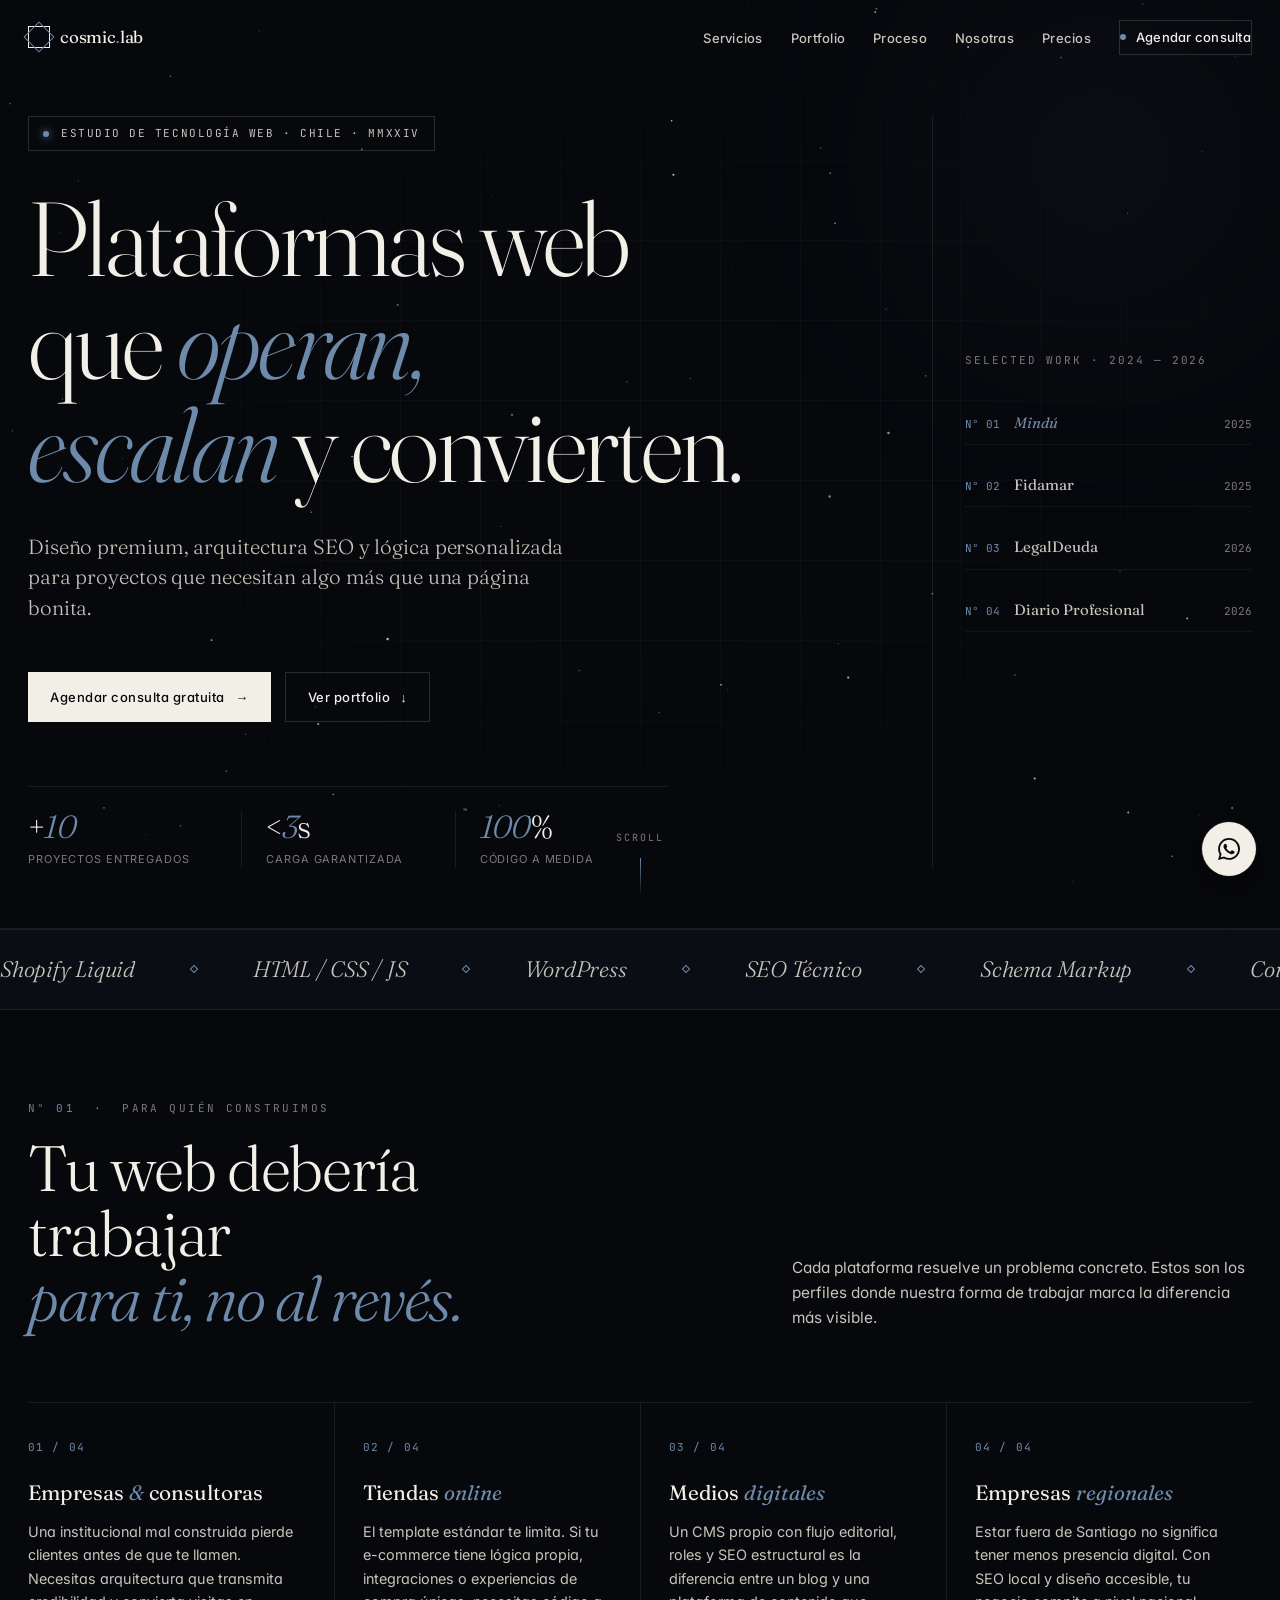
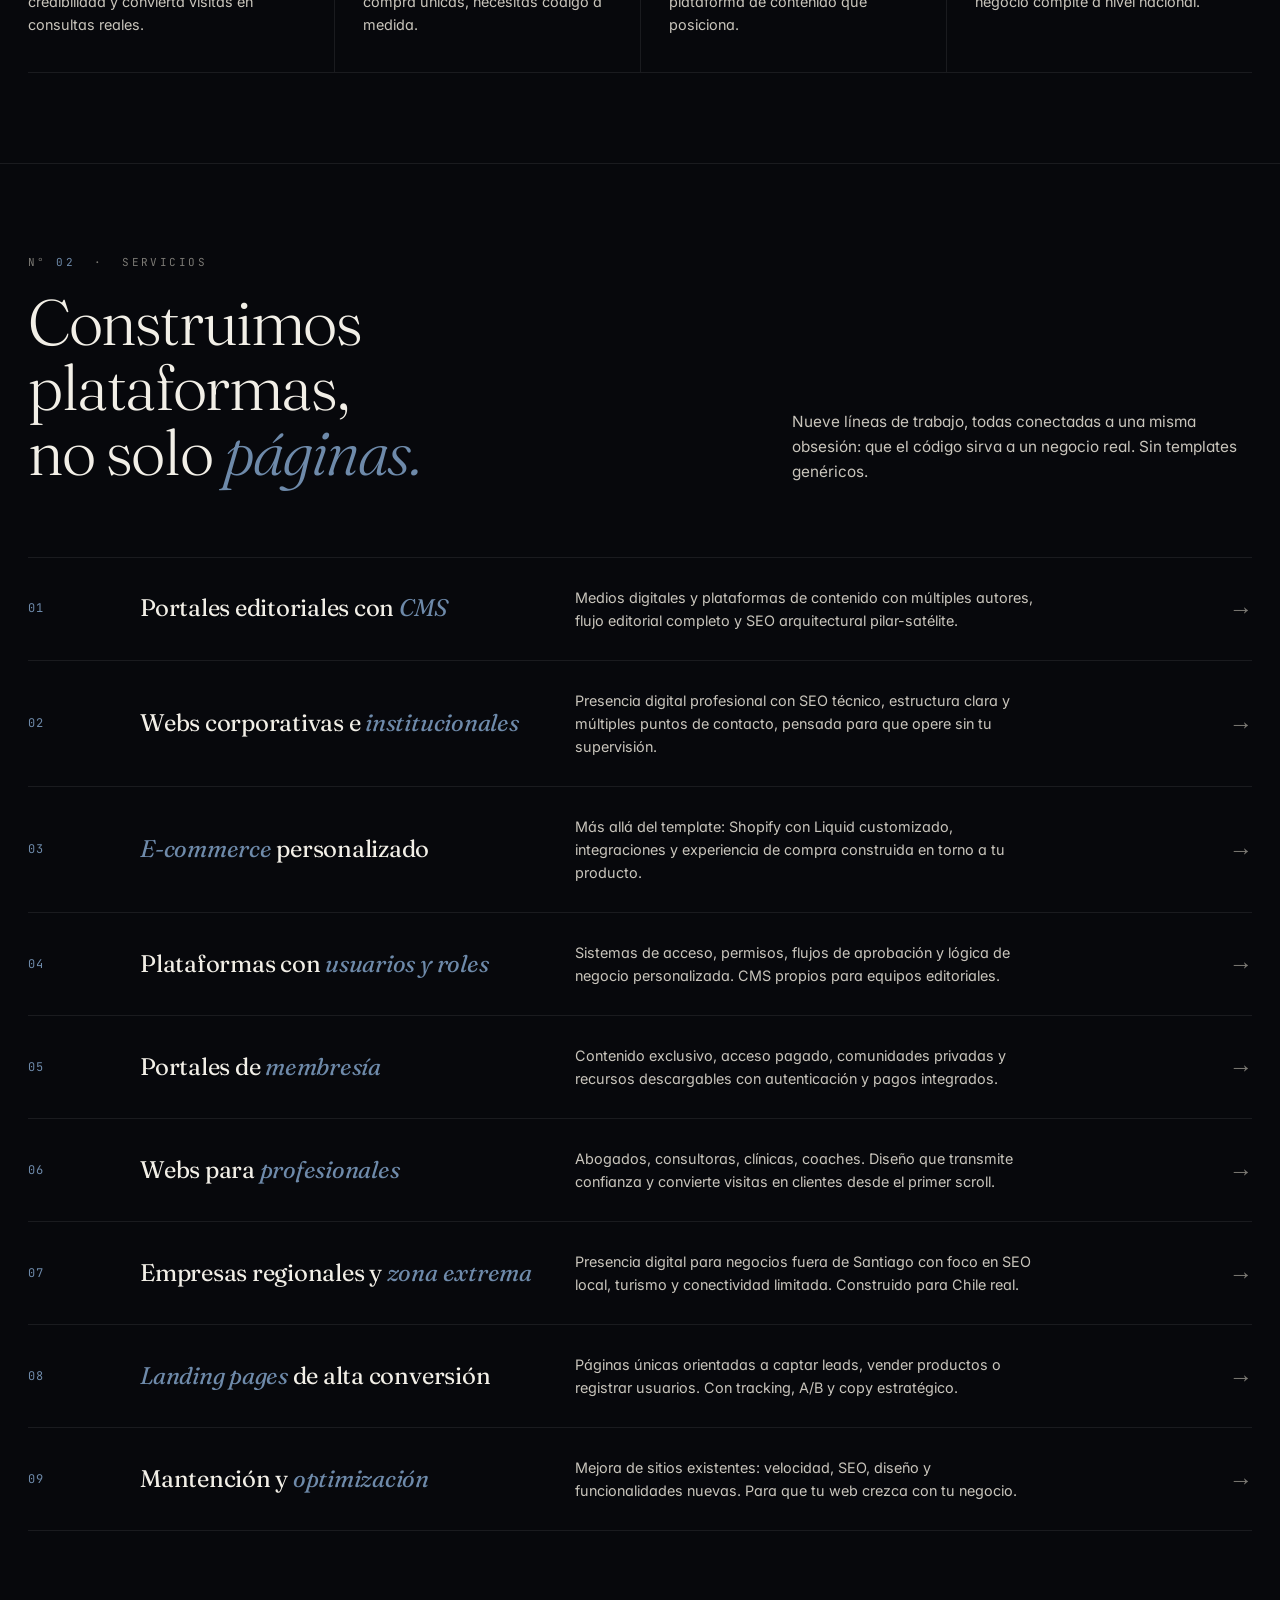
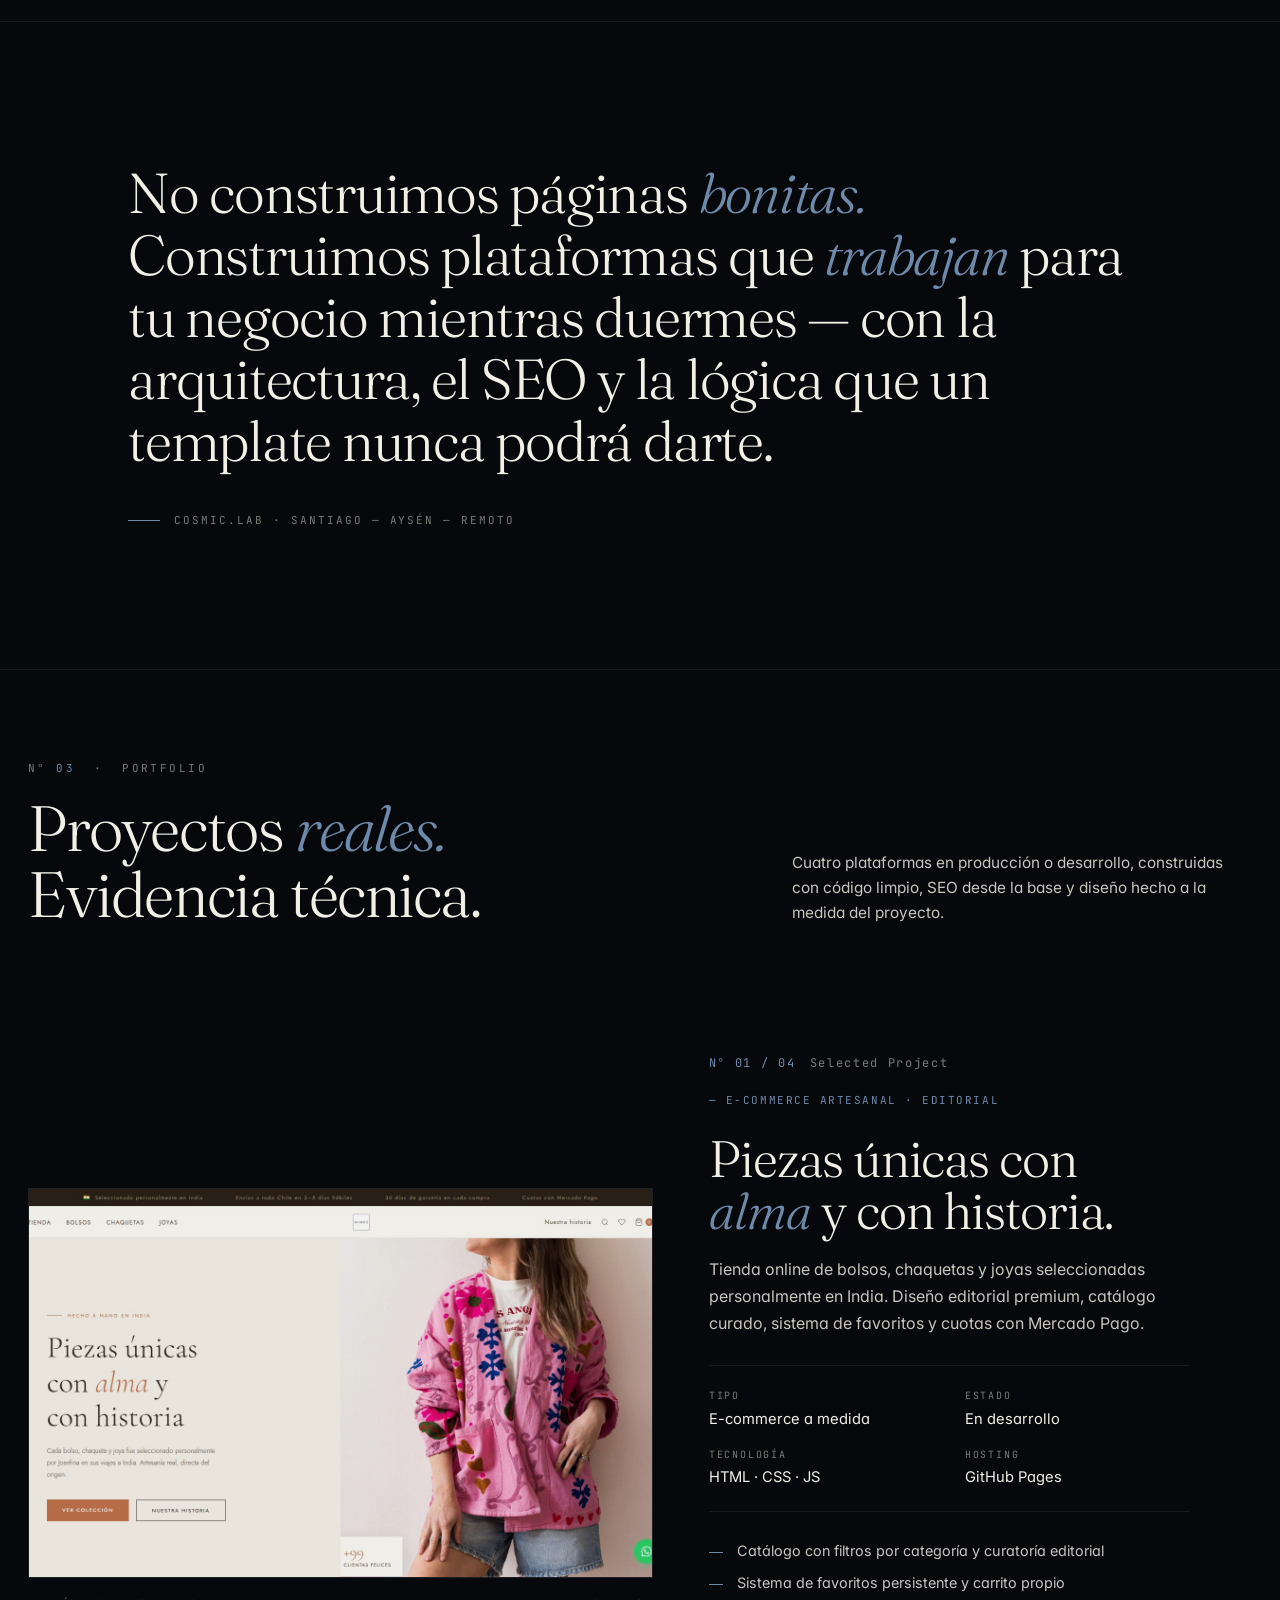
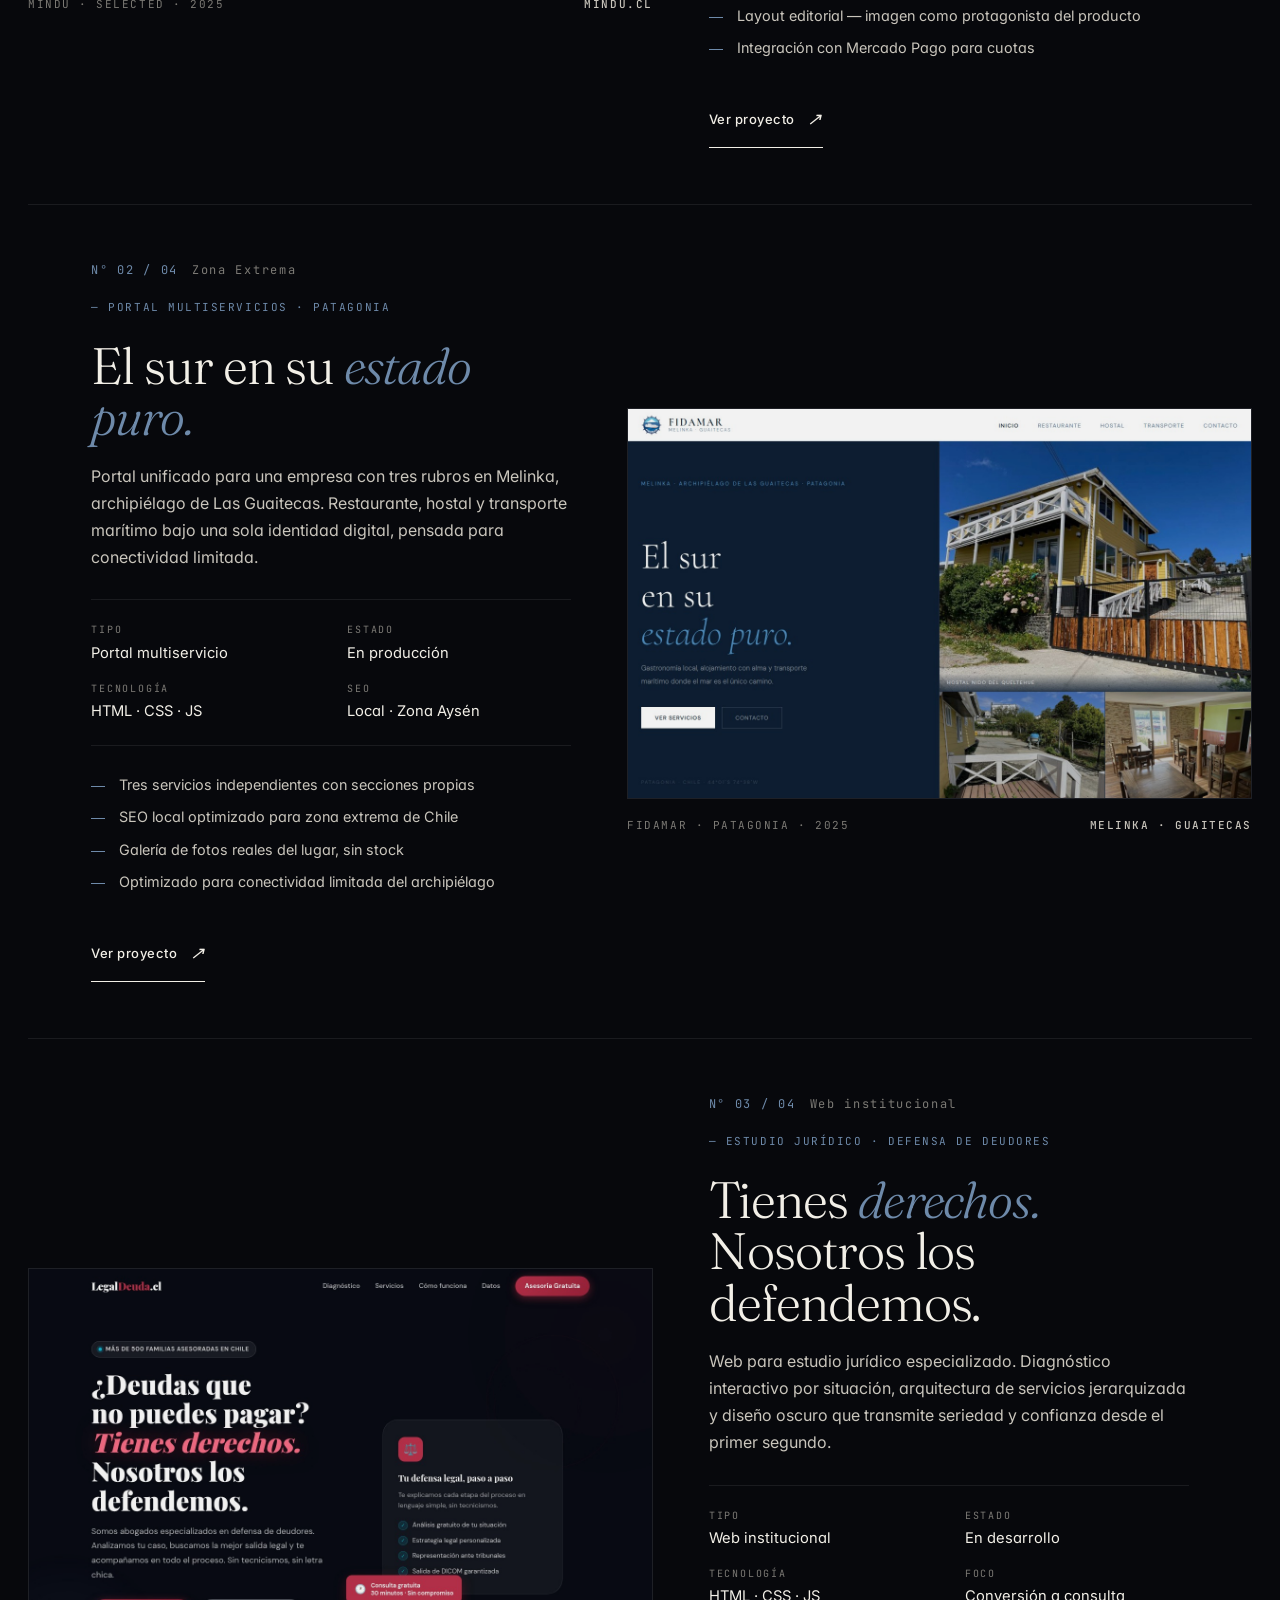
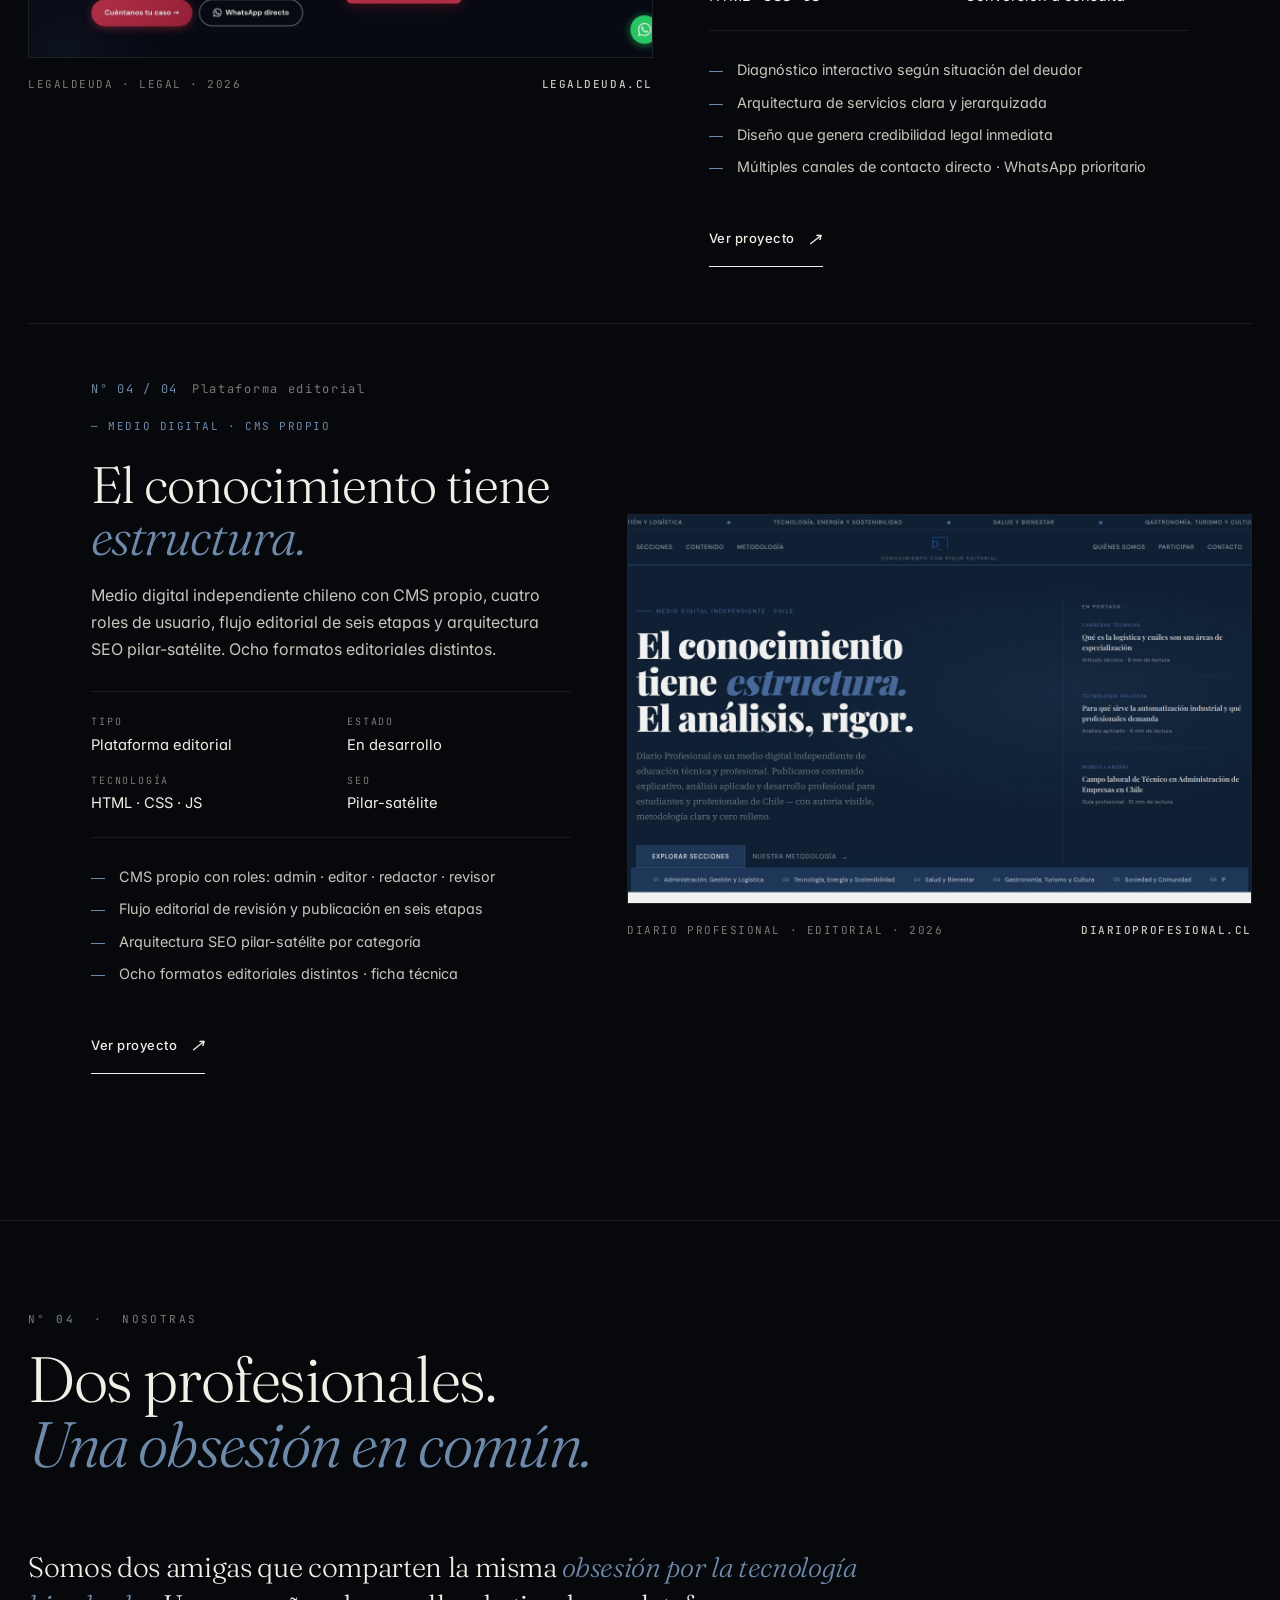
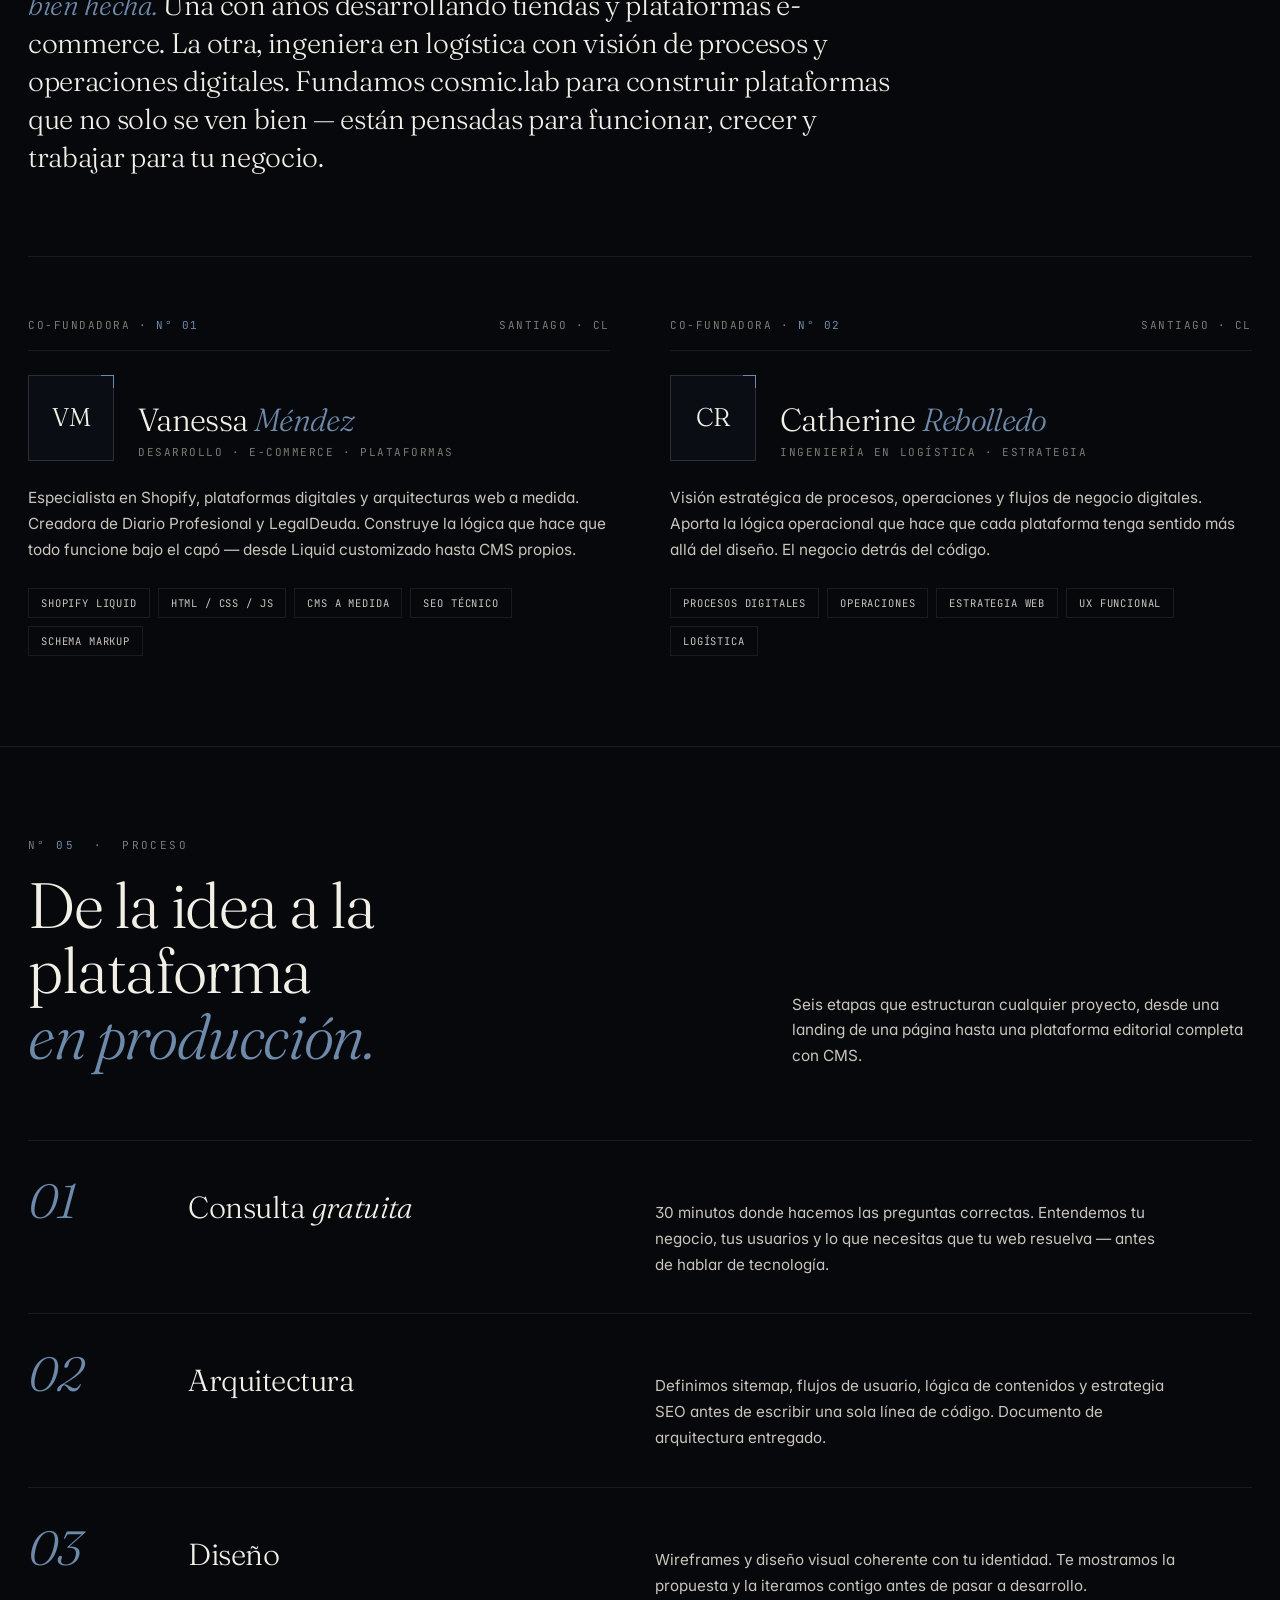
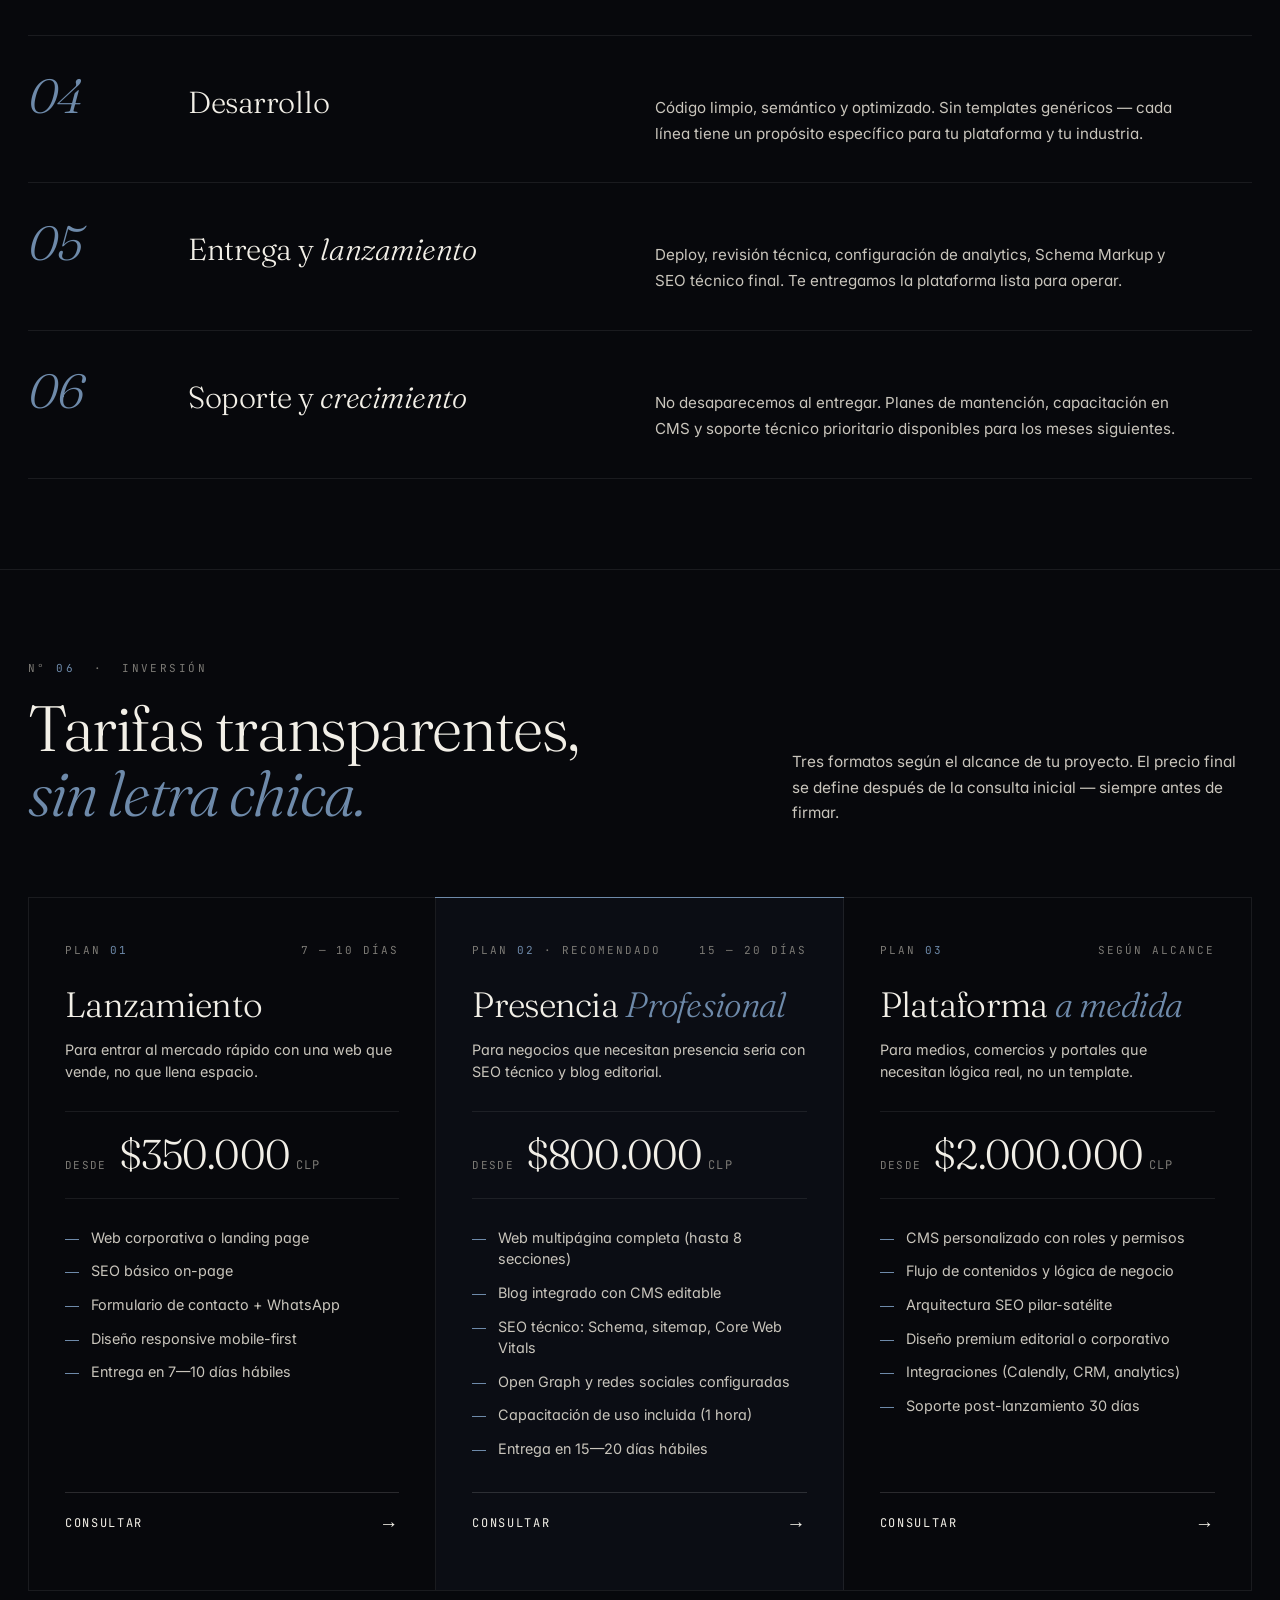
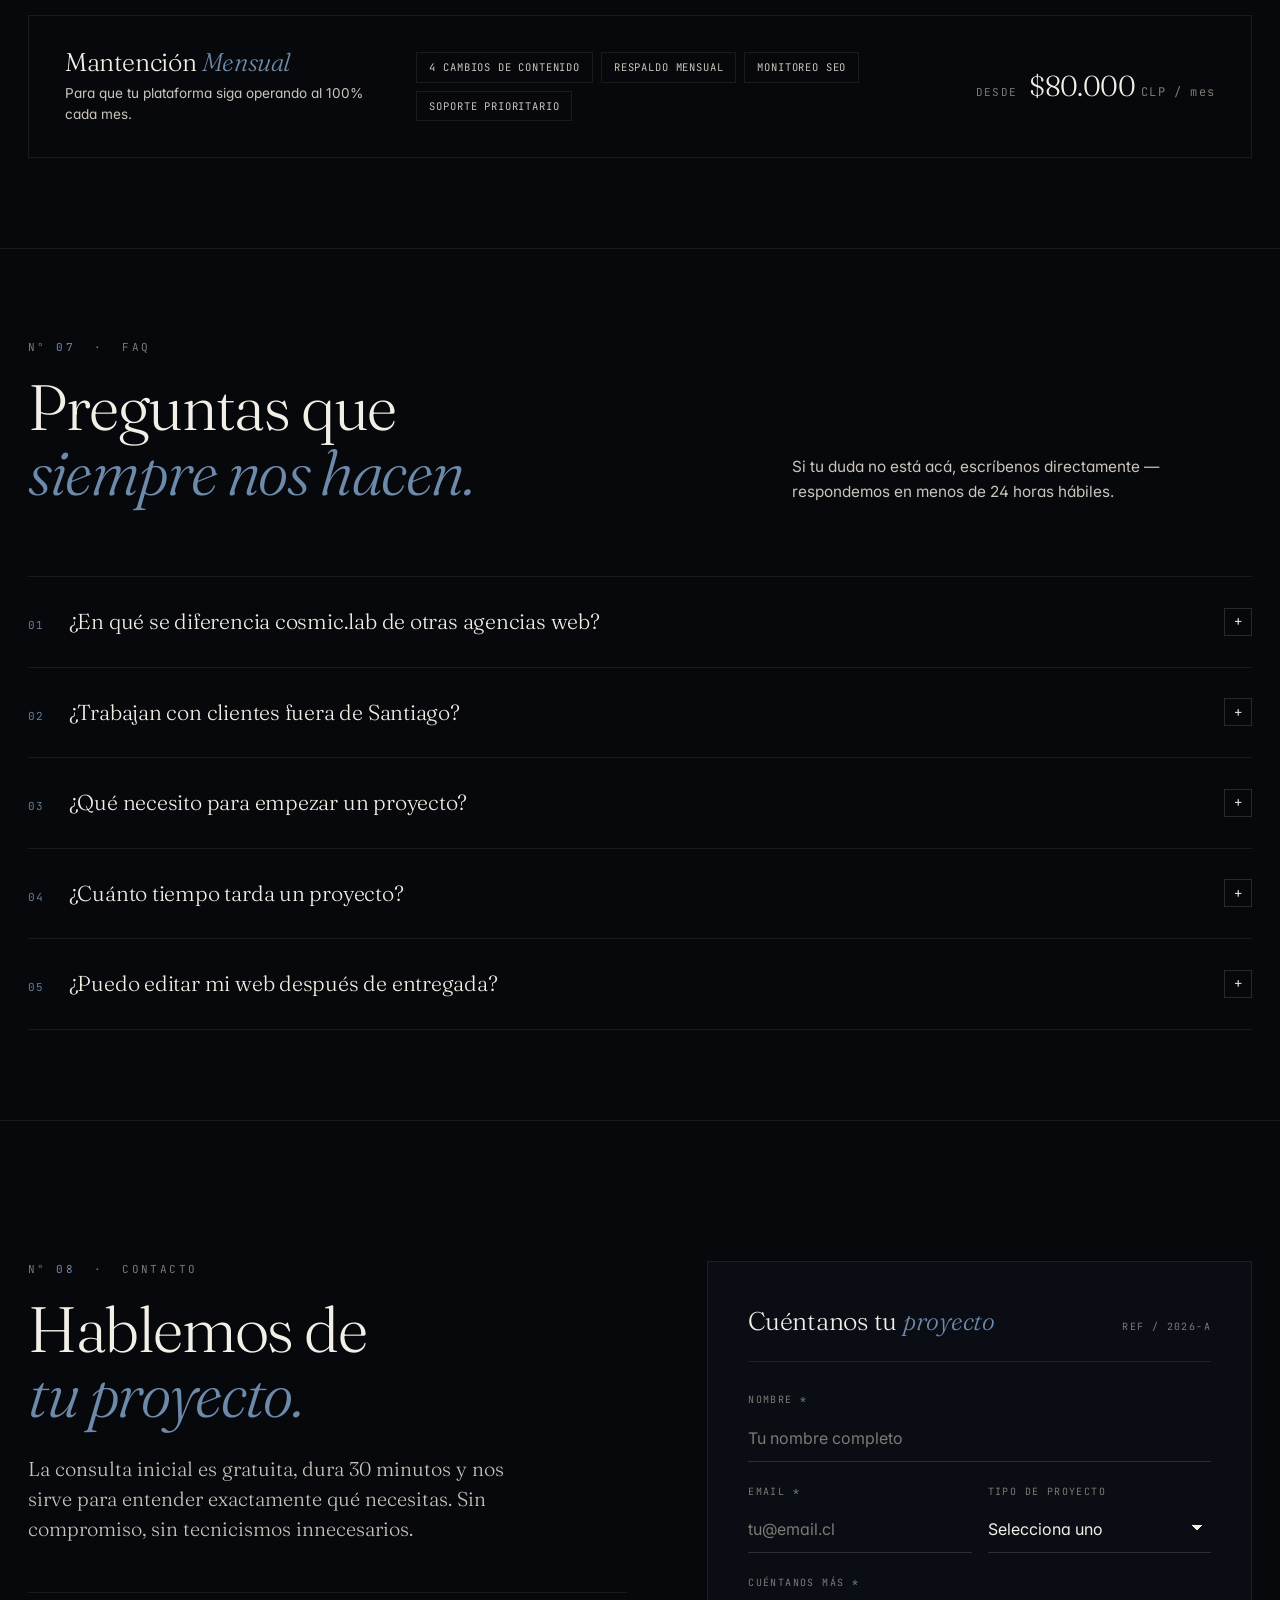
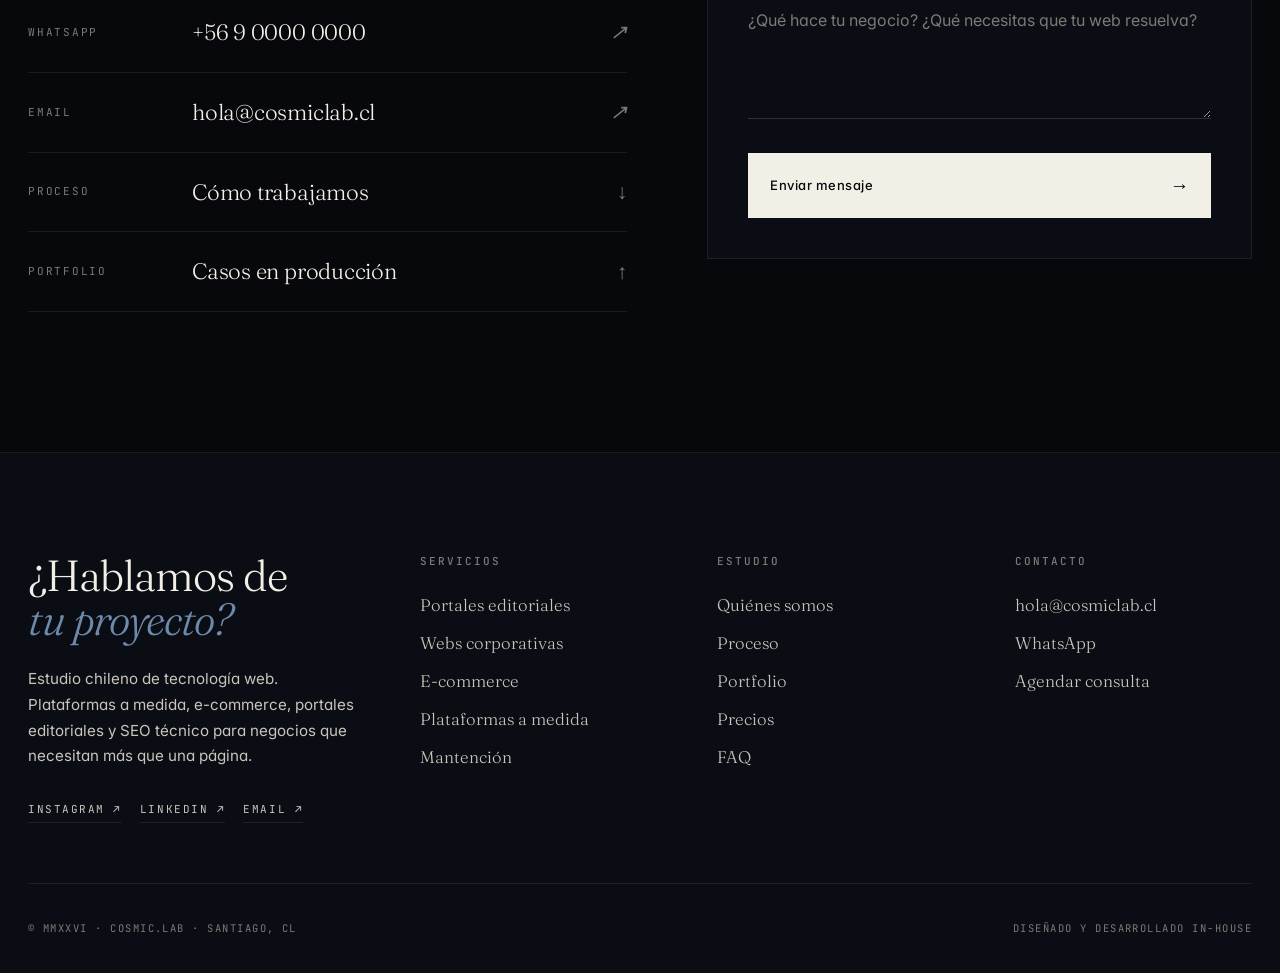
<file: cosmiclab 2/index.html>
<!doctype html>
<html lang="es">
<head>
<meta charset="utf-8" />
<meta name="viewport" content="width=device-width,initial-scale=1" />
<title>cosmic.lab — Estudio de tecnología web · Chile</title>
<meta name="description" content="Estudio chileno de tecnología web. Plataformas a medida, e-commerce, portales editoriales y SEO técnico. Diseño premium con arquitectura real." />

<link rel="preconnect" href="https://fonts.googleapis.com" />
<link rel="preconnect" href="https://fonts.gstatic.com" crossorigin />
<link href="https://fonts.googleapis.com/css2?family=Fraunces:ital,opsz,wght@0,9..144,300;0,9..144,400;0,9..144,500;1,9..144,300;1,9..144,400&family=Inter:wght@300;400;500;600&family=JetBrains+Mono:wght@400;500&display=swap" rel="stylesheet" />

<link rel="stylesheet" href="styles.css" />
</head>
<body>

<!-- atmosphere -->
<div class="atmosphere" aria-hidden="true">
  <canvas id="starfield"></canvas>
  <div class="atmosphere__grid"></div>
  <div class="atmosphere__halo"></div>
</div>

<!-- ============================================================
     NAV
============================================================ -->
<nav class="nav" id="nav" aria-label="Navegación principal">
  <div class="nav__inner">
    <a class="brand" href="#top" aria-label="cosmic.lab — inicio">
      <span class="brand__mark" aria-hidden="true"></span>
      <span>cosmic<span class="brand__dot">.</span>lab</span>
    </a>
    <ul class="nav__links" id="navLinks">
      <li><a href="#servicios">Servicios</a></li>
      <li><a href="#portfolio">Portfolio</a></li>
      <li><a href="#proceso">Proceso</a></li>
      <li><a href="#nosotras">Nosotras</a></li>
      <li><a href="#precios">Precios</a></li>
      <li><a class="nav__cta" href="#contacto"><span class="dot" aria-hidden="true"></span>Agendar consulta</a></li>
    </ul>
    <button class="nav__burger" id="navBurger" aria-label="Menú" aria-expanded="false">
      <span></span><span></span><span></span>
    </button>
  </div>
</nav>

<!-- ============================================================
     HERO
============================================================ -->
<header class="hero" id="top" data-screen-label="01 Hero">
  <div class="hero__inner">
    <div class="hero__main">
      <div class="hero__badge reveal">
        <span class="badge-dot" aria-hidden="true"></span>
        <span>Estudio de tecnología web · Chile · MMXXIV</span>
      </div>

      <h1 class="hero__headline h-display reveal">
        Plataformas web<br />
        que <em>operan,</em><br />
        <em>escalan</em> y convierten.
      </h1>

      <p class="hero__sub lede reveal">
        Diseño premium, arquitectura SEO y lógica personalizada para proyectos
        que necesitan algo más que una página bonita.
      </p>

      <div class="hero__actions reveal">
        <a class="btn btn--solid" href="#contacto">
          Agendar consulta gratuita <span class="arrow">→</span>
        </a>
        <a class="btn btn--ghost" href="#portfolio">
          Ver portfolio <span class="arrow">↓</span>
        </a>
      </div>

      <div class="hero__meta reveal">
        <div class="meta-item">
          <div class="meta-item__num">+<em>10</em></div>
          <span class="meta-item__label">Proyectos entregados</span>
        </div>
        <div class="meta-item">
          <div class="meta-item__num">&lt;<em>3</em>s</div>
          <span class="meta-item__label">Carga garantizada</span>
        </div>
        <div class="meta-item">
          <div class="meta-item__num"><em>100</em>%</div>
          <span class="meta-item__label">Código a medida</span>
        </div>
      </div>
    </div>

    <aside class="hero__rail reveal" aria-label="Índice de proyectos">
      <div class="rail__label">Selected work · 2024 — 2026</div>
      <a class="rail__item" href="#portfolio">
        <span class="rail__num">N° 01</span>
        <span class="rail__name"><em style="font-style:italic;color:var(--accent)">Mindú</em></span>
        <span class="rail__year">2025</span>
      </a>
      <a class="rail__item" href="#portfolio">
        <span class="rail__num">N° 02</span>
        <span class="rail__name">Fidamar</span>
        <span class="rail__year">2025</span>
      </a>
      <a class="rail__item" href="#portfolio">
        <span class="rail__num">N° 03</span>
        <span class="rail__name">LegalDeuda</span>
        <span class="rail__year">2026</span>
      </a>
      <a class="rail__item" href="#portfolio">
        <span class="rail__num">N° 04</span>
        <span class="rail__name">Diario Profesional</span>
        <span class="rail__year">2026</span>
      </a>
    </aside>
  </div>

  <div class="hero__cue" aria-hidden="true">
    <span>Scroll</span>
  </div>
</header>

<!-- ============================================================
     MARQUEE
============================================================ -->
<section class="marquee" aria-label="Stack tecnológico">
  <div class="marquee__track" id="marqueeTrack">
    <!-- duplicated by JS -->
  </div>
</section>

<!-- ============================================================
     AUDIENCE
============================================================ -->
<section class="section" id="audiencia" data-screen-label="02 Audience">
  <div class="wrap">
    <div class="section__head">
      <div>
        <div class="section__num">N° <em>01</em> &nbsp;·&nbsp; Para quién construimos</div>
        <h2 class="h-section">
          Tu web debería trabajar<br />
          <em>para ti, no al revés.</em>
        </h2>
      </div>
      <div class="section__head-right body">
        Cada plataforma resuelve un problema concreto. Estos son los perfiles
        donde nuestra forma de trabajar marca la diferencia más visible.
      </div>
    </div>

    <div class="audience__grid">
      <article class="aud-card reveal">
        <span class="aud-card__num">01 / 04</span>
        <h3 class="aud-card__title">Empresas <em>&amp;</em> consultoras</h3>
        <p class="aud-card__desc">Una institucional mal construida pierde clientes antes de que te llamen. Necesitas arquitectura que transmita credibilidad y convierta visitas en consultas reales.</p>
      </article>
      <article class="aud-card reveal">
        <span class="aud-card__num">02 / 04</span>
        <h3 class="aud-card__title">Tiendas <em>online</em></h3>
        <p class="aud-card__desc">El template estándar te limita. Si tu e-commerce tiene lógica propia, integraciones o experiencias de compra únicas, necesitas código a medida.</p>
      </article>
      <article class="aud-card reveal">
        <span class="aud-card__num">03 / 04</span>
        <h3 class="aud-card__title">Medios <em>digitales</em></h3>
        <p class="aud-card__desc">Un CMS propio con flujo editorial, roles y SEO estructural es la diferencia entre un blog y una plataforma de contenido que posiciona.</p>
      </article>
      <article class="aud-card reveal">
        <span class="aud-card__num">04 / 04</span>
        <h3 class="aud-card__title">Empresas <em>regionales</em></h3>
        <p class="aud-card__desc">Estar fuera de Santiago no significa tener menos presencia digital. Con SEO local y diseño accesible, tu negocio compite a nivel nacional.</p>
      </article>
    </div>
  </div>
</section>

<!-- ============================================================
     SERVICES
============================================================ -->
<section class="section" id="servicios" data-screen-label="03 Services">
  <div class="wrap">
    <div class="section__head">
      <div>
        <div class="section__num">N° <em>02</em> &nbsp;·&nbsp; Servicios</div>
        <h2 class="h-section">
          Construimos plataformas,<br />
          no solo <em>páginas.</em>
        </h2>
      </div>
      <div class="section__head-right body">
        Nueve líneas de trabajo, todas conectadas a una misma obsesión: que el código sirva a un negocio real. Sin templates genéricos.
      </div>
    </div>

    <div class="services__list">
      <article class="svc reveal">
        <span class="svc__num">01</span>
        <h3 class="svc__title">Portales editoriales con <em>CMS</em></h3>
        <p class="svc__desc">Medios digitales y plataformas de contenido con múltiples autores, flujo editorial completo y SEO arquitectural pilar-satélite.</p>
        <span class="svc__arrow">→</span>
      </article>
      <article class="svc reveal">
        <span class="svc__num">02</span>
        <h3 class="svc__title">Webs corporativas e <em>institucionales</em></h3>
        <p class="svc__desc">Presencia digital profesional con SEO técnico, estructura clara y múltiples puntos de contacto, pensada para que opere sin tu supervisión.</p>
        <span class="svc__arrow">→</span>
      </article>
      <article class="svc reveal">
        <span class="svc__num">03</span>
        <h3 class="svc__title"><em>E-commerce</em> personalizado</h3>
        <p class="svc__desc">Más allá del template: Shopify con Liquid customizado, integraciones y experiencia de compra construida en torno a tu producto.</p>
        <span class="svc__arrow">→</span>
      </article>
      <article class="svc reveal">
        <span class="svc__num">04</span>
        <h3 class="svc__title">Plataformas con <em>usuarios y roles</em></h3>
        <p class="svc__desc">Sistemas de acceso, permisos, flujos de aprobación y lógica de negocio personalizada. CMS propios para equipos editoriales.</p>
        <span class="svc__arrow">→</span>
      </article>
      <article class="svc reveal">
        <span class="svc__num">05</span>
        <h3 class="svc__title">Portales de <em>membresía</em></h3>
        <p class="svc__desc">Contenido exclusivo, acceso pagado, comunidades privadas y recursos descargables con autenticación y pagos integrados.</p>
        <span class="svc__arrow">→</span>
      </article>
      <article class="svc reveal">
        <span class="svc__num">06</span>
        <h3 class="svc__title">Webs para <em>profesionales</em></h3>
        <p class="svc__desc">Abogados, consultoras, clínicas, coaches. Diseño que transmite confianza y convierte visitas en clientes desde el primer scroll.</p>
        <span class="svc__arrow">→</span>
      </article>
      <article class="svc reveal">
        <span class="svc__num">07</span>
        <h3 class="svc__title">Empresas regionales y <em>zona extrema</em></h3>
        <p class="svc__desc">Presencia digital para negocios fuera de Santiago con foco en SEO local, turismo y conectividad limitada. Construido para Chile real.</p>
        <span class="svc__arrow">→</span>
      </article>
      <article class="svc reveal">
        <span class="svc__num">08</span>
        <h3 class="svc__title"><em>Landing pages</em> de alta conversión</h3>
        <p class="svc__desc">Páginas únicas orientadas a captar leads, vender productos o registrar usuarios. Con tracking, A/B y copy estratégico.</p>
        <span class="svc__arrow">→</span>
      </article>
      <article class="svc reveal">
        <span class="svc__num">09</span>
        <h3 class="svc__title">Mantención y <em>optimización</em></h3>
        <p class="svc__desc">Mejora de sitios existentes: velocidad, SEO, diseño y funcionalidades nuevas. Para que tu web crezca con tu negocio.</p>
        <span class="svc__arrow">→</span>
      </article>
    </div>
  </div>
</section>

<!-- ============================================================
     QUOTE BREAK
============================================================ -->
<section class="quote" aria-label="Filosofía">
  <div class="wrap wrap--narrow">
    <p class="quote__body reveal">
      No construimos páginas <em>bonitas.</em> Construimos plataformas que
      <em>trabajan</em> para tu negocio mientras duermes — con la arquitectura,
      el SEO y la lógica que un template nunca podrá darte.
    </p>
    <div class="quote__cite reveal">
      <span>cosmic.lab · Santiago — Aysén — Remoto</span>
    </div>
  </div>
</section>

<!-- ============================================================
     PORTFOLIO
============================================================ -->
<section class="section portfolio" id="portfolio" data-screen-label="04 Portfolio">
  <div class="wrap">
    <div class="section__head">
      <div>
        <div class="section__num">N° <em>03</em> &nbsp;·&nbsp; Portfolio</div>
        <h2 class="h-section">
          Proyectos <em>reales.</em><br />
          Evidencia técnica.
        </h2>
      </div>
      <div class="section__head-right body">
        Cuatro plataformas en producción o desarrollo, construidas con código limpio, SEO desde la base y diseño hecho a la medida del proyecto.
      </div>
    </div>

    <!-- 01 — Mindú -->
    <article class="pf reveal" id="pf-mindu">
      <a class="pf__media" href="https://vanemendezp.github.io/mindu/" target="_blank" rel="noopener noreferrer">
        <div class="pf__frame">
          <img class="pf__img" src="assets/portfolio/mindu.jpg" alt="Mindú — e-commerce de moda artesanal traída desde India." loading="lazy" />
          <div class="pf__corners" aria-hidden="true"><span></span><span></span><span></span><span></span></div>
        </div>
        <div class="pf__caption">
          <span>Mindú · Selected · 2025</span>
          <b>mindu.cl</b>
        </div>
      </a>
      <div class="pf__info">
        <div class="pf__idx">
          <span>N° 01 / 04</span>
          <span>Selected Project</span>
        </div>
        <span class="pf__type">E-commerce artesanal · editorial</span>
        <h3 class="pf__title">Piezas únicas con <em>alma</em> y con historia.</h3>
        <p class="pf__desc">
          Tienda online de bolsos, chaquetas y joyas seleccionadas personalmente en India. Diseño editorial premium, catálogo curado, sistema de favoritos y cuotas con Mercado Pago.
        </p>
        <dl class="pf__specs">
          <div class="pf__spec"><dt>Tipo</dt><dd>E-commerce a medida</dd></div>
          <div class="pf__spec"><dt>Estado</dt><dd>En desarrollo</dd></div>
          <div class="pf__spec"><dt>Tecnología</dt><dd>HTML · CSS · JS</dd></div>
          <div class="pf__spec"><dt>Hosting</dt><dd>GitHub Pages</dd></div>
        </dl>
        <ul class="pf__features">
          <li>Catálogo con filtros por categoría y curatoría editorial</li>
          <li>Sistema de favoritos persistente y carrito propio</li>
          <li>Layout editorial — imagen como protagonista del producto</li>
          <li>Integración con Mercado Pago para cuotas</li>
        </ul>
        <a class="pf__cta" href="https://vanemendezp.github.io/mindu/" target="_blank" rel="noopener noreferrer">
          Ver proyecto <span class="arrow">↗</span>
        </a>
      </div>
    </article>

    <!-- 02 — Fidamar -->
    <article class="pf pf--reverse reveal" id="pf-fidamar">
      <a class="pf__media" href="https://vanemendezp.github.io/Fidamar/" target="_blank" rel="noopener noreferrer">
        <div class="pf__frame">
          <img class="pf__img" src="assets/portfolio/fidamar.jpg" alt="Fidamar — portal multiservicios en Melinka, archipiélago de Las Guaitecas." loading="lazy" />
          <div class="pf__corners" aria-hidden="true"><span></span><span></span><span></span><span></span></div>
        </div>
        <div class="pf__caption">
          <span>Fidamar · Patagonia · 2025</span>
          <b>melinka · guaitecas</b>
        </div>
      </a>
      <div class="pf__info">
        <div class="pf__idx">
          <span>N° 02 / 04</span>
          <span>Zona Extrema</span>
        </div>
        <span class="pf__type">Portal multiservicios · Patagonia</span>
        <h3 class="pf__title">El sur en su <em>estado puro.</em></h3>
        <p class="pf__desc">
          Portal unificado para una empresa con tres rubros en Melinka, archipiélago de Las Guaitecas. Restaurante, hostal y transporte marítimo bajo una sola identidad digital, pensada para conectividad limitada.
        </p>
        <dl class="pf__specs">
          <div class="pf__spec"><dt>Tipo</dt><dd>Portal multiservicio</dd></div>
          <div class="pf__spec"><dt>Estado</dt><dd>En producción</dd></div>
          <div class="pf__spec"><dt>Tecnología</dt><dd>HTML · CSS · JS</dd></div>
          <div class="pf__spec"><dt>SEO</dt><dd>Local · Zona Aysén</dd></div>
        </dl>
        <ul class="pf__features">
          <li>Tres servicios independientes con secciones propias</li>
          <li>SEO local optimizado para zona extrema de Chile</li>
          <li>Galería de fotos reales del lugar, sin stock</li>
          <li>Optimizado para conectividad limitada del archipiélago</li>
        </ul>
        <a class="pf__cta" href="https://vanemendezp.github.io/Fidamar/" target="_blank" rel="noopener noreferrer">
          Ver proyecto <span class="arrow">↗</span>
        </a>
      </div>
    </article>

    <!-- 03 — LegalDeuda -->
    <article class="pf reveal" id="pf-legaldeuda">
      <a class="pf__media" href="https://vanemendezp.github.io/legaldeuda2/" target="_blank" rel="noopener noreferrer">
        <div class="pf__frame">
          <img class="pf__img" src="assets/portfolio/legaldeuda.jpg" alt="LegalDeuda.cl — web institucional para abogados de defensa de deudores." loading="lazy" />
          <div class="pf__corners" aria-hidden="true"><span></span><span></span><span></span><span></span></div>
        </div>
        <div class="pf__caption">
          <span>LegalDeuda · Legal · 2026</span>
          <b>legaldeuda.cl</b>
        </div>
      </a>
      <div class="pf__info">
        <div class="pf__idx">
          <span>N° 03 / 04</span>
          <span>Web institucional</span>
        </div>
        <span class="pf__type">Estudio jurídico · defensa de deudores</span>
        <h3 class="pf__title">Tienes <em>derechos.</em><br />Nosotros los defendemos.</h3>
        <p class="pf__desc">
          Web para estudio jurídico especializado. Diagnóstico interactivo por situación, arquitectura de servicios jerarquizada y diseño oscuro que transmite seriedad y confianza desde el primer segundo.
        </p>
        <dl class="pf__specs">
          <div class="pf__spec"><dt>Tipo</dt><dd>Web institucional</dd></div>
          <div class="pf__spec"><dt>Estado</dt><dd>En desarrollo</dd></div>
          <div class="pf__spec"><dt>Tecnología</dt><dd>HTML · CSS · JS</dd></div>
          <div class="pf__spec"><dt>Foco</dt><dd>Conversión a consulta</dd></div>
        </dl>
        <ul class="pf__features">
          <li>Diagnóstico interactivo según situación del deudor</li>
          <li>Arquitectura de servicios clara y jerarquizada</li>
          <li>Diseño que genera credibilidad legal inmediata</li>
          <li>Múltiples canales de contacto directo · WhatsApp prioritario</li>
        </ul>
        <a class="pf__cta" href="https://vanemendezp.github.io/legaldeuda2/" target="_blank" rel="noopener noreferrer">
          Ver proyecto <span class="arrow">↗</span>
        </a>
      </div>
    </article>

    <!-- 04 — Diario Profesional -->
    <article class="pf pf--reverse reveal" id="pf-diario">
      <a class="pf__media" href="https://vanemendezp.github.io/Diarioprofesional/" target="_blank" rel="noopener noreferrer">
        <div class="pf__frame">
          <img class="pf__img" src="assets/portfolio/diario.jpg" alt="Diario Profesional — medio digital chileno con CMS y arquitectura editorial." loading="lazy" />
          <div class="pf__corners" aria-hidden="true"><span></span><span></span><span></span><span></span></div>
        </div>
        <div class="pf__caption">
          <span>Diario Profesional · Editorial · 2026</span>
          <b>diarioprofesional.cl</b>
        </div>
      </a>
      <div class="pf__info">
        <div class="pf__idx">
          <span>N° 04 / 04</span>
          <span>Plataforma editorial</span>
        </div>
        <span class="pf__type">Medio digital · CMS propio</span>
        <h3 class="pf__title">El conocimiento tiene <em>estructura.</em></h3>
        <p class="pf__desc">
          Medio digital independiente chileno con CMS propio, cuatro roles de usuario, flujo editorial de seis etapas y arquitectura SEO pilar-satélite. Ocho formatos editoriales distintos.
        </p>
        <dl class="pf__specs">
          <div class="pf__spec"><dt>Tipo</dt><dd>Plataforma editorial</dd></div>
          <div class="pf__spec"><dt>Estado</dt><dd>En desarrollo</dd></div>
          <div class="pf__spec"><dt>Tecnología</dt><dd>HTML · CSS · JS</dd></div>
          <div class="pf__spec"><dt>SEO</dt><dd>Pilar-satélite</dd></div>
        </dl>
        <ul class="pf__features">
          <li>CMS propio con roles: admin · editor · redactor · revisor</li>
          <li>Flujo editorial de revisión y publicación en seis etapas</li>
          <li>Arquitectura SEO pilar-satélite por categoría</li>
          <li>Ocho formatos editoriales distintos · ficha técnica</li>
        </ul>
        <a class="pf__cta" href="https://vanemendezp.github.io/Diarioprofesional/" target="_blank" rel="noopener noreferrer">
          Ver proyecto <span class="arrow">↗</span>
        </a>
      </div>
    </article>
  </div>
</section>

<!-- ============================================================
     ABOUT
============================================================ -->
<section class="section" id="nosotras" data-screen-label="05 About">
  <div class="wrap">
    <div class="section__head section__head--single">
      <div>
        <div class="section__num">N° <em>04</em> &nbsp;·&nbsp; Nosotras</div>
        <h2 class="h-section">
          Dos profesionales.<br />
          <em>Una obsesión en común.</em>
        </h2>
      </div>
    </div>

    <p class="about__intro reveal">
      Somos dos amigas que comparten la misma <strong>obsesión por la tecnología bien hecha.</strong> Una con años desarrollando tiendas y plataformas e-commerce. La otra, ingeniera en logística con visión de procesos y operaciones digitales. Fundamos cosmic.lab para construir plataformas que no solo se ven bien — están pensadas para funcionar, crecer y trabajar para tu negocio.
    </p>

    <div class="team">
      <article class="member reveal">
        <div class="member__id">
          <span>Co-fundadora · <b>N° 01</b></span>
          <span>Santiago · CL</span>
        </div>
        <div class="member__head">
          <div class="member__avatar" aria-hidden="true">VM</div>
          <div>
            <h3 class="member__name">Vanessa <em>Méndez</em></h3>
            <span class="member__role">Desarrollo · e-commerce · plataformas</span>
          </div>
        </div>
        <p class="member__bio">
          Especialista en Shopify, plataformas digitales y arquitecturas web a medida. Creadora de Diario Profesional y LegalDeuda. Construye la lógica que hace que todo funcione bajo el capó — desde Liquid customizado hasta CMS propios.
        </p>
        <div class="member__skills">
          <span>Shopify Liquid</span>
          <span>HTML / CSS / JS</span>
          <span>CMS a medida</span>
          <span>SEO técnico</span>
          <span>Schema Markup</span>
        </div>
      </article>

      <article class="member reveal">
        <div class="member__id">
          <span>Co-fundadora · <b>N° 02</b></span>
          <span>Santiago · CL</span>
        </div>
        <div class="member__head">
          <div class="member__avatar" aria-hidden="true">CR</div>
          <div>
            <h3 class="member__name">Catherine <em>Rebolledo</em></h3>
            <span class="member__role">Ingeniería en logística · estrategia</span>
          </div>
        </div>
        <p class="member__bio">
          Visión estratégica de procesos, operaciones y flujos de negocio digitales. Aporta la lógica operacional que hace que cada plataforma tenga sentido más allá del diseño. El negocio detrás del código.
        </p>
        <div class="member__skills">
          <span>Procesos digitales</span>
          <span>Operaciones</span>
          <span>Estrategia web</span>
          <span>UX funcional</span>
          <span>Logística</span>
        </div>
      </article>
    </div>
  </div>
</section>

<!-- ============================================================
     PROCESS
============================================================ -->
<section class="section" id="proceso" data-screen-label="06 Process">
  <div class="wrap">
    <div class="section__head">
      <div>
        <div class="section__num">N° <em>05</em> &nbsp;·&nbsp; Proceso</div>
        <h2 class="h-section">
          De la idea a la plataforma<br />
          <em>en producción.</em>
        </h2>
      </div>
      <div class="section__head-right body">
        Seis etapas que estructuran cualquier proyecto, desde una landing de una página hasta una plataforma editorial completa con CMS.
      </div>
    </div>

    <div class="process__list">
      <article class="step reveal">
        <span class="step__num">01</span>
        <h3 class="step__title">Consulta <em>gratuita</em></h3>
        <p class="step__desc">30 minutos donde hacemos las preguntas correctas. Entendemos tu negocio, tus usuarios y lo que necesitas que tu web resuelva — antes de hablar de tecnología.</p>
      </article>
      <article class="step reveal">
        <span class="step__num">02</span>
        <h3 class="step__title">Arquitectura</h3>
        <p class="step__desc">Definimos sitemap, flujos de usuario, lógica de contenidos y estrategia SEO antes de escribir una sola línea de código. Documento de arquitectura entregado.</p>
      </article>
      <article class="step reveal">
        <span class="step__num">03</span>
        <h3 class="step__title">Diseño</h3>
        <p class="step__desc">Wireframes y diseño visual coherente con tu identidad. Te mostramos la propuesta y la iteramos contigo antes de pasar a desarrollo.</p>
      </article>
      <article class="step reveal">
        <span class="step__num">04</span>
        <h3 class="step__title">Desarrollo</h3>
        <p class="step__desc">Código limpio, semántico y optimizado. Sin templates genéricos — cada línea tiene un propósito específico para tu plataforma y tu industria.</p>
      </article>
      <article class="step reveal">
        <span class="step__num">05</span>
        <h3 class="step__title">Entrega y <em>lanzamiento</em></h3>
        <p class="step__desc">Deploy, revisión técnica, configuración de analytics, Schema Markup y SEO técnico final. Te entregamos la plataforma lista para operar.</p>
      </article>
      <article class="step reveal">
        <span class="step__num">06</span>
        <h3 class="step__title">Soporte y <em>crecimiento</em></h3>
        <p class="step__desc">No desaparecemos al entregar. Planes de mantención, capacitación en CMS y soporte técnico prioritario disponibles para los meses siguientes.</p>
      </article>
    </div>
  </div>
</section>

<!-- ============================================================
     PRICING
============================================================ -->
<section class="section" id="precios" data-screen-label="07 Pricing">
  <div class="wrap">
    <div class="section__head">
      <div>
        <div class="section__num">N° <em>06</em> &nbsp;·&nbsp; Inversión</div>
        <h2 class="h-section">
          Tarifas transparentes,<br />
          <em>sin letra chica.</em>
        </h2>
      </div>
      <div class="section__head-right body">
        Tres formatos según el alcance de tu proyecto. El precio final se define después de la consulta inicial — siempre antes de firmar.
      </div>
    </div>

    <div class="pricing__grid">
      <article class="plan reveal">
        <div class="plan__tag">
          <span>Plan <em>01</em></span>
          <span>7 — 10 días</span>
        </div>
        <h3 class="plan__name">Lanzamiento</h3>
        <p class="plan__pitch">Para entrar al mercado rápido con una web que vende, no que llena espacio.</p>
        <div class="plan__price">
          <span class="plan__from">Desde</span>
          <span class="plan__amt">$350.000</span>
          <span class="plan__curr">CLP</span>
        </div>
        <ul class="plan__features">
          <li>Web corporativa o landing page</li>
          <li>SEO básico on-page</li>
          <li>Formulario de contacto + WhatsApp</li>
          <li>Diseño responsive mobile-first</li>
          <li>Entrega en 7—10 días hábiles</li>
        </ul>
        <a class="plan__cta" href="#contacto">Consultar <span class="arrow">→</span></a>
      </article>

      <article class="plan plan--featured reveal">
        <div class="plan__tag">
          <span>Plan <em>02</em> · Recomendado</span>
          <span>15 — 20 días</span>
        </div>
        <h3 class="plan__name">Presencia <em>Profesional</em></h3>
        <p class="plan__pitch">Para negocios que necesitan presencia seria con SEO técnico y blog editorial.</p>
        <div class="plan__price">
          <span class="plan__from">Desde</span>
          <span class="plan__amt">$800.000</span>
          <span class="plan__curr">CLP</span>
        </div>
        <ul class="plan__features">
          <li>Web multipágina completa (hasta 8 secciones)</li>
          <li>Blog integrado con CMS editable</li>
          <li>SEO técnico: Schema, sitemap, Core Web Vitals</li>
          <li>Open Graph y redes sociales configuradas</li>
          <li>Capacitación de uso incluida (1 hora)</li>
          <li>Entrega en 15—20 días hábiles</li>
        </ul>
        <a class="plan__cta" href="#contacto">Consultar <span class="arrow">→</span></a>
      </article>

      <article class="plan reveal">
        <div class="plan__tag">
          <span>Plan <em>03</em></span>
          <span>Según alcance</span>
        </div>
        <h3 class="plan__name">Plataforma <em>a medida</em></h3>
        <p class="plan__pitch">Para medios, comercios y portales que necesitan lógica real, no un template.</p>
        <div class="plan__price">
          <span class="plan__from">Desde</span>
          <span class="plan__amt">$2.000.000</span>
          <span class="plan__curr">CLP</span>
        </div>
        <ul class="plan__features">
          <li>CMS personalizado con roles y permisos</li>
          <li>Flujo de contenidos y lógica de negocio</li>
          <li>Arquitectura SEO pilar-satélite</li>
          <li>Diseño premium editorial o corporativo</li>
          <li>Integraciones (Calendly, CRM, analytics)</li>
          <li>Soporte post-lanzamiento 30 días</li>
        </ul>
        <a class="plan__cta" href="#contacto">Consultar <span class="arrow">→</span></a>
      </article>
    </div>

    <div class="maint reveal">
      <div>
        <h3 class="maint__name">Mantención <em>Mensual</em></h3>
        <span class="maint__sub">Para que tu plataforma siga operando al 100% cada mes.</span>
      </div>
      <div class="maint__perks">
        <span>4 cambios de contenido</span>
        <span>Respaldo mensual</span>
        <span>Monitoreo SEO</span>
        <span>Soporte prioritario</span>
      </div>
      <div class="maint__price">
        <span class="plan__from">Desde</span>
        <span class="plan__amt">$80.000</span>
        <span class="plan__curr">CLP / mes</span>
      </div>
    </div>
  </div>
</section>

<!-- ============================================================
     FAQ
============================================================ -->
<section class="section" id="faq" data-screen-label="08 FAQ">
  <div class="wrap">
    <div class="section__head">
      <div>
        <div class="section__num">N° <em>07</em> &nbsp;·&nbsp; FAQ</div>
        <h2 class="h-section">
          Preguntas que<br />
          <em>siempre nos hacen.</em>
        </h2>
      </div>
      <div class="section__head-right body">
        Si tu duda no está acá, escríbenos directamente — respondemos en menos de 24 horas hábiles.
      </div>
    </div>

    <div class="faq__list">
      <details class="faq__item">
        <summary class="faq__q">
          <span><span class="faq__num">01</span>¿En qué se diferencia cosmic.lab de otras agencias web?</span>
          <span class="faq__sign" aria-hidden="true">+</span>
        </summary>
        <div class="faq__a">
          Somos un estudio pequeño con visión técnica y operacional real. No usamos templates genéricos ni subcontratamos — construimos cada plataforma desde cero con arquitectura pensada para tu negocio específico. Trabajas directamente con quien diseña y desarrolla, sin intermediarios.
        </div>
      </details>
      <details class="faq__item">
        <summary class="faq__q">
          <span><span class="faq__num">02</span>¿Trabajan con clientes fuera de Santiago?</span>
          <span class="faq__sign" aria-hidden="true">+</span>
        </summary>
        <div class="faq__a">
          Sí, trabajamos 100% remoto con clientes en todo Chile y en el extranjero. El archipiélago de Las Guaitecas es prueba de eso — Fidamar opera en Aysén y se gestiona desde Santiago.
        </div>
      </details>
      <details class="faq__item">
        <summary class="faq__q">
          <span><span class="faq__num">03</span>¿Qué necesito para empezar un proyecto?</span>
          <span class="faq__sign" aria-hidden="true">+</span>
        </summary>
        <div class="faq__a">
          Solo agendar una consulta gratuita de 30 minutos. Nosotras hacemos las preguntas correctas para entender tu proyecto. No necesitas saber de tecnología, ni tener wireframes, ni un brief. Llegamos a eso juntas.
        </div>
      </details>
      <details class="faq__item">
        <summary class="faq__q">
          <span><span class="faq__num">04</span>¿Cuánto tiempo tarda un proyecto?</span>
          <span class="faq__sign" aria-hidden="true">+</span>
        </summary>
        <div class="faq__a">
          Desde 7 días para una landing hasta varios meses para plataformas complejas con CMS. Te damos un plazo exacto en la propuesta, antes de firmar nada — y lo cumplimos.
        </div>
      </details>
      <details class="faq__item">
        <summary class="faq__q">
          <span><span class="faq__num">05</span>¿Puedo editar mi web después de entregada?</span>
          <span class="faq__sign" aria-hidden="true">+</span>
        </summary>
        <div class="faq__a">
          Sí. En proyectos con CMS te entregamos capacitación y documentación para que puedas gestionar el contenido de forma autónoma. Y si prefieres que lo hagamos nosotras, existen los planes de mantención mensual.
        </div>
      </details>
    </div>
  </div>
</section>

<!-- ============================================================
     CONTACT
============================================================ -->
<section class="contact" id="contacto" data-screen-label="09 Contact">
  <div class="wrap">
    <div class="contact__grid">
      <div class="contact__left">
        <div class="section__num">N° <em>08</em> &nbsp;·&nbsp; Contacto</div>
        <h2 class="h-section">
          Hablemos de<br />
          <em>tu proyecto.</em>
        </h2>
        <p class="contact__desc">
          La consulta inicial es gratuita, dura 30 minutos y nos sirve para entender exactamente qué necesitas. Sin compromiso, sin tecnicismos innecesarios.
        </p>

        <div class="channels">
          <a class="channel" href="https://wa.me/56900000000" target="_blank" rel="noopener">
            <span class="channel__label">WhatsApp</span>
            <span class="channel__val">+56 9 0000 0000</span>
            <span class="channel__arrow">↗</span>
          </a>
          <a class="channel" href="mailto:hola@cosmiclab.cl">
            <span class="channel__label">Email</span>
            <span class="channel__val">hola@cosmiclab.cl</span>
            <span class="channel__arrow">↗</span>
          </a>
          <a class="channel" href="#proceso">
            <span class="channel__label">Proceso</span>
            <span class="channel__val">Cómo trabajamos</span>
            <span class="channel__arrow">↓</span>
          </a>
          <a class="channel" href="#portfolio">
            <span class="channel__label">Portfolio</span>
            <span class="channel__val">Casos en producción</span>
            <span class="channel__arrow">↑</span>
          </a>
        </div>
      </div>

      <form class="form" id="contactForm" novalidate>
        <div class="form__head">
          <span class="form__title">Cuéntanos tu <em>proyecto</em></span>
          <span class="form__id">REF / 2026-A</span>
        </div>

        <div class="field">
          <label class="field__lbl" for="f-name">Nombre <em>*</em></label>
          <input class="field__in" type="text" id="f-name" name="name" placeholder="Tu nombre completo" required />
        </div>

        <div class="field__row">
          <div class="field">
            <label class="field__lbl" for="f-email">Email <em>*</em></label>
            <input class="field__in" type="email" id="f-email" name="email" placeholder="tu@email.cl" required />
          </div>
          <div class="field">
            <label class="field__lbl" for="f-type">Tipo de proyecto</label>
            <select class="field__sel" id="f-type" name="type">
              <option value="">Selecciona uno</option>
              <option>Landing page</option>
              <option>Web corporativa</option>
              <option>E-commerce</option>
              <option>Portal editorial / CMS</option>
              <option>Plataforma con usuarios</option>
              <option>Mantención</option>
              <option>Otro</option>
            </select>
          </div>
        </div>

        <div class="field">
          <label class="field__lbl" for="f-msg">Cuéntanos más <em>*</em></label>
          <textarea class="field__ta" id="f-msg" name="message" rows="4" placeholder="¿Qué hace tu negocio? ¿Qué necesitas que tu web resuelva?" required></textarea>
        </div>

        <button type="submit" class="form__cta">
          <span>Enviar mensaje</span>
          <span class="arrow">→</span>
        </button>

        <div class="form__ok" id="formOk">
          ✦ Mensaje recibido. Te respondemos dentro de las próximas 24 horas hábiles.
        </div>
      </form>
    </div>
  </div>
</section>

<!-- ============================================================
     FOOTER
============================================================ -->
<footer class="foot" data-screen-label="10 Footer">
  <div class="wrap">
    <div class="foot__hero">
      <div class="foot__brand">
        <h2 class="h-section">
          ¿Hablamos de<br /><em>tu proyecto?</em>
        </h2>
        <p class="foot__motto">
          Estudio chileno de tecnología web. Plataformas a medida, e-commerce, portales editoriales y SEO técnico para negocios que necesitan más que una página.
        </p>
        <div class="foot__social">
          <a href="#" rel="noopener">Instagram ↗</a>
          <a href="#" rel="noopener">LinkedIn ↗</a>
          <a href="mailto:hola@cosmiclab.cl">Email ↗</a>
        </div>
      </div>
      <div class="foot__col">
        <h4>Servicios</h4>
        <ul>
          <li><a href="#servicios">Portales editoriales</a></li>
          <li><a href="#servicios">Webs corporativas</a></li>
          <li><a href="#servicios">E-commerce</a></li>
          <li><a href="#servicios">Plataformas a medida</a></li>
          <li><a href="#servicios">Mantención</a></li>
        </ul>
      </div>
      <div class="foot__col">
        <h4>Estudio</h4>
        <ul>
          <li><a href="#nosotras">Quiénes somos</a></li>
          <li><a href="#proceso">Proceso</a></li>
          <li><a href="#portfolio">Portfolio</a></li>
          <li><a href="#precios">Precios</a></li>
          <li><a href="#faq">FAQ</a></li>
        </ul>
      </div>
      <div class="foot__col">
        <h4>Contacto</h4>
        <ul>
          <li><a href="mailto:hola@cosmiclab.cl">hola@cosmiclab.cl</a></li>
          <li><a href="https://wa.me/56900000000" target="_blank" rel="noopener">WhatsApp</a></li>
          <li><a href="#contacto">Agendar consulta</a></li>
        </ul>
      </div>
    </div>
    <div class="foot__bottom">
      <span>© MMXXVI · cosmic.lab · Santiago, CL</span>
      <span>Diseñado y desarrollado in-house</span>
    </div>
  </div>
</footer>

<!-- WhatsApp FAB -->
<a class="wa-fab" href="https://wa.me/56900000000?text=Hola%20cosmic.lab%2C%20me%20interesa%20conocer%20más." target="_blank" rel="noopener" aria-label="WhatsApp">
  <svg viewBox="0 0 24 24" fill="currentColor" aria-hidden="true"><path d="M17.472 14.382c-.297-.149-1.758-.867-2.03-.967-.273-.099-.471-.148-.67.15-.197.297-.767.966-.94 1.164-.173.199-.347.223-.644.075-.297-.15-1.255-.463-2.39-1.475-.883-.788-1.48-1.761-1.653-2.059-.173-.297-.018-.458.13-.606.134-.133.298-.347.446-.52.149-.174.198-.298.298-.497.099-.198.05-.371-.025-.52-.075-.149-.669-1.612-.916-2.207-.242-.579-.487-.5-.669-.51-.173-.008-.371-.01-.57-.01-.198 0-.52.074-.792.372-.272.297-1.04 1.016-1.04 2.479 0 1.462 1.065 2.875 1.213 3.074.149.198 2.096 3.2 5.077 4.487.709.306 1.262.489 1.694.625.712.227 1.36.195 1.871.118.571-.085 1.758-.719 2.006-1.413.248-.694.248-1.289.173-1.413-.074-.124-.272-.198-.57-.347m-5.421 7.403h-.004a9.87 9.87 0 01-5.031-1.378l-.361-.214-3.741.982.998-3.648-.235-.374a9.86 9.86 0 01-1.51-5.26c.001-5.45 4.436-9.884 9.888-9.884 2.64 0 5.122 1.03 6.988 2.898a9.825 9.825 0 012.893 6.994c-.003 5.45-4.437 9.884-9.885 9.884m8.413-18.297A11.815 11.815 0 0012.05 0C5.495 0 .16 5.335.157 11.892c0 2.096.547 4.142 1.588 5.945L.057 24l6.305-1.654a11.882 11.882 0 005.683 1.448h.005c6.554 0 11.89-5.335 11.893-11.893a11.821 11.821 0 00-3.48-8.413z"/></svg>
</a>

<!-- Tweaks panel -->
<div class="tweaks" id="tweaks" role="dialog" aria-label="Tweaks">
  <div class="tweaks__head">
    <span class="tweaks__title">Tweaks</span>
    <button class="tweaks__close" id="tweaksClose" aria-label="Cerrar">CLOSE ×</button>
  </div>
  <div class="tweaks__group">
    <span class="tweaks__label">Accent</span>
    <div class="tweaks__colors" id="tweakColors">
      <button class="tweaks__swatch" data-accent="#B7A57A" style="background:#B7A57A" title="Brass"></button>
      <button class="tweaks__swatch" data-accent="#6E8AAA" style="background:#6E8AAA" title="Cosmic blue"></button>
      <button class="tweaks__swatch" data-accent="#C8836B" style="background:#C8836B" title="Copper"></button>
      <button class="tweaks__swatch" data-accent="#9D8FB8" style="background:#9D8FB8" title="Soft violet"></button>
    </div>
  </div>
  <div class="tweaks__group">
    <span class="tweaks__label">Hero layout</span>
    <div class="tweaks__row" id="tweakHero" style="grid-template-columns:repeat(3,1fr)">
      <button class="tweaks__btn" data-hero="split">Index</button>
      <button class="tweaks__btn" data-hero="stacked">Stacked</button>
      <button class="tweaks__btn" data-hero="centered">Centered</button>
    </div>
  </div>
  <div class="tweaks__group">
    <span class="tweaks__label">Density</span>
    <div class="tweaks__row" id="tweakDensity">
      <button class="tweaks__btn" data-density="calm">Calm</button>
      <button class="tweaks__btn" data-density="dense">Dense</button>
    </div>
  </div>
</div>

<script>
window.__TWEAK_DEFAULTS__ = /*EDITMODE-BEGIN*/{
  "accent": "#6E8AAA",
  "hero": "split",
  "density": "dense"
}/*EDITMODE-END*/;
</script>
<script src="script.js"></script>
</body>
</html>
</file>
<file: cosmiclab 2/styles.css>
/* ============================================================
   cosmic.lab — Editorial / Boutique / Premium
   ============================================================ */

:root {
  /* surface */
  --ink:        #07080C;
  --ink-2:      #0B0D14;
  --ink-3:      #11141E;
  --line:       rgba(255,255,255,.08);
  --line-soft:  rgba(255,255,255,.05);
  --line-strong:rgba(255,255,255,.14);

  /* text */
  --paper:      #F2EFE7;        /* warm off-white */
  --paper-dim:  #C9C5BC;
  --mute:       #7C7A75;
  --mute-2:     #555259;

  /* accent (set by JS for tweak) */
  --accent:     #B7A57A;        /* default: oxidised brass */
  --accent-soft:rgba(183,165,122,.14);
  --accent-line:rgba(183,165,122,.32);

  /* type */
  --serif: 'Fraunces', 'Cormorant Garamond', Georgia, serif;
  --sans:  'Inter', 'DM Sans', system-ui, -apple-system, sans-serif;
  --mono:  'JetBrains Mono', ui-monospace, 'SF Mono', monospace;

  /* layout */
  --nav-h:    76px;
  --gutter:   28px;
  --maxw:     1280px;
  --maxw-narrow: 1080px;

  /* motion */
  --ease: cubic-bezier(.2,.7,.2,1);
}

* { box-sizing: border-box; margin: 0; padding: 0; }
html { scroll-behavior: smooth; -webkit-text-size-adjust: 100%; }
body {
  background: var(--ink);
  color: var(--paper);
  font-family: var(--sans);
  font-size: 16px;
  line-height: 1.55;
  font-weight: 400;
  -webkit-font-smoothing: antialiased;
  -moz-osx-font-smoothing: grayscale;
  overflow-x: hidden;
  font-feature-settings: 'ss01','cv11';
}
img, svg { display: block; max-width: 100%; }
a { color: inherit; text-decoration: none; }
ul, ol { list-style: none; }
button { cursor: pointer; border: 0; background: 0; font: inherit; color: inherit; }
input, textarea, select { font: inherit; color: inherit; }

::selection { background: var(--accent); color: var(--ink); }
:focus-visible { outline: 1px solid var(--accent); outline-offset: 3px; }

::-webkit-scrollbar { width: 8px; }
::-webkit-scrollbar-track { background: var(--ink); }
::-webkit-scrollbar-thumb { background: var(--ink-3); border-radius: 0; }
::-webkit-scrollbar-thumb:hover { background: var(--mute-2); }

/* ---------- ATMOSPHERE ---------- */
.atmosphere {
  position: fixed; inset: 0;
  z-index: 0; pointer-events: none;
}
.atmosphere__grid {
  position: absolute; inset: 0;
  background-image:
    linear-gradient(to right, var(--line-soft) 1px, transparent 1px),
    linear-gradient(to bottom, var(--line-soft) 1px, transparent 1px);
  background-size: 80px 80px;
  mask-image: radial-gradient(ellipse at center, #000 30%, transparent 80%);
  opacity: .55;
}
#starfield {
  position: absolute; inset: 0;
  width: 100%; height: 100%;
  opacity: .9;
}
.atmosphere__halo {
  position: absolute;
  width: 720px; height: 720px;
  border-radius: 50%;
  background: radial-gradient(circle, var(--accent) 0%, transparent 60%);
  filter: blur(120px);
  opacity: .07;
  top: -200px; right: -180px;
  pointer-events: none;
}

/* ---------- CONTAINER ---------- */
.wrap {
  width: 100%;
  max-width: var(--maxw);
  margin: 0 auto;
  padding: 0 var(--gutter);
  position: relative;
  z-index: 2;
}
.wrap--narrow { max-width: var(--maxw-narrow); }

/* ---------- TYPOGRAPHY ---------- */
.eyebrow {
  font-family: var(--sans);
  font-size: 11px;
  font-weight: 500;
  letter-spacing: .22em;
  text-transform: uppercase;
  color: var(--paper-dim);
  display: inline-flex;
  align-items: center;
  gap: 10px;
}
.eyebrow::before {
  content: '';
  width: 24px;
  height: 1px;
  background: var(--accent);
}
.eyebrow--center { justify-content: center; }
.eyebrow--noline::before { display: none; }

.kicker {
  font-family: var(--mono);
  font-size: 11px;
  font-weight: 400;
  letter-spacing: .14em;
  text-transform: uppercase;
  color: var(--mute);
}

.h-display {
  font-family: var(--serif);
  font-weight: 300;
  font-style: normal;
  letter-spacing: -.025em;
  line-height: .98;
  font-size: clamp(3.4rem, 8.2vw, 7.5rem);
  color: var(--paper);
}
.h-display em {
  font-style: italic;
  font-weight: 300;
  color: var(--accent);
  font-feature-settings: 'ss01';
}

.h-section {
  font-family: var(--serif);
  font-weight: 300;
  letter-spacing: -.022em;
  line-height: 1.02;
  font-size: clamp(2.4rem, 5vw, 4.2rem);
  color: var(--paper);
}
.h-section em { font-style: italic; color: var(--accent); font-weight: 300; }

.h-card {
  font-family: var(--serif);
  font-weight: 400;
  font-size: 1.4rem;
  line-height: 1.15;
  letter-spacing: -.01em;
}

.lede {
  font-family: var(--serif);
  font-weight: 300;
  font-size: clamp(1.15rem, 1.6vw, 1.4rem);
  line-height: 1.5;
  color: var(--paper-dim);
  letter-spacing: -.005em;
}

.body {
  color: var(--paper-dim);
  font-size: .96rem;
  line-height: 1.65;
}

/* ---------- BUTTONS ---------- */
.btn {
  display: inline-flex;
  align-items: center;
  gap: 10px;
  padding: 14px 22px;
  font-size: 13px;
  font-weight: 500;
  letter-spacing: .04em;
  border-radius: 0;
  transition: background .25s var(--ease), color .25s var(--ease), border-color .25s var(--ease), transform .25s var(--ease);
  position: relative;
}
.btn--solid {
  background: var(--paper);
  color: var(--ink);
}
.btn--solid:hover { background: var(--accent); color: var(--ink); }
.btn--ghost {
  color: var(--paper);
  border: 1px solid var(--line-strong);
}
.btn--ghost:hover { border-color: var(--paper); background: rgba(255,255,255,.04); }
.btn--accent {
  background: var(--accent);
  color: var(--ink);
}
.btn--accent:hover { transform: translateY(-1px); }
.btn .arrow {
  font-family: var(--serif);
  font-style: italic;
  font-weight: 300;
}

/* ---------- REVEAL ---------- */
.reveal { opacity: 0; transform: translateY(20px); transition: opacity .8s var(--ease), transform .8s var(--ease); }
.reveal.in { opacity: 1; transform: none; }

/* ============================================================
   NAV
   ============================================================ */
.nav {
  position: fixed;
  top: 0; left: 0; right: 0;
  z-index: 80;
  height: var(--nav-h);
  display: flex;
  align-items: center;
  border-bottom: 1px solid transparent;
  transition: background .35s var(--ease), border-color .35s var(--ease), backdrop-filter .35s var(--ease);
}
.nav.is-scrolled {
  background: rgba(7,8,12,.78);
  backdrop-filter: blur(18px) saturate(1.2);
  border-bottom-color: var(--line);
}
.nav__inner {
  width: 100%;
  max-width: var(--maxw);
  margin: 0 auto;
  padding: 0 var(--gutter);
  display: flex;
  align-items: center;
  justify-content: space-between;
  gap: 28px;
}
.brand {
  display: inline-flex;
  align-items: center;
  gap: 10px;
  font-family: var(--serif);
  font-size: 17px;
  font-weight: 400;
  letter-spacing: -.01em;
  color: var(--paper);
}
.brand__mark {
  width: 22px; height: 22px;
  position: relative;
  display: inline-block;
}
.brand__mark::before, .brand__mark::after {
  content: '';
  position: absolute; inset: 0;
  border: 1px solid var(--paper);
}
.brand__mark::after {
  transform: rotate(45deg);
  border-color: var(--accent);
}
.brand__dot {
  color: var(--accent);
  font-style: italic;
}

.nav__links {
  display: flex;
  align-items: center;
  gap: 28px;
}
.nav__links a {
  font-size: 13px;
  font-weight: 500;
  color: var(--paper-dim);
  letter-spacing: .02em;
  position: relative;
  padding: 6px 0;
  transition: color .2s var(--ease);
}
.nav__links a:hover { color: var(--paper); }
.nav__links a::after {
  content: '';
  position: absolute; left: 0; bottom: 0;
  height: 1px; width: 0;
  background: var(--accent);
  transition: width .25s var(--ease);
}
.nav__links a:hover::after { width: 100%; }

.nav__cta {
  display: inline-flex;
  align-items: center;
  gap: 10px;
  padding: 11px 18px;
  border: 1px solid var(--line-strong);
  font-size: 12px;
  font-weight: 500;
  letter-spacing: .04em;
  color: var(--paper) !important;
  transition: background .25s var(--ease), border-color .25s var(--ease), color .25s var(--ease);
}
.nav__cta:hover {
  background: var(--paper);
  color: var(--ink) !important;
  border-color: var(--paper);
}
.nav__cta::after { display: none !important; }
.nav__cta .dot {
  width: 6px; height: 6px;
  background: var(--accent);
  border-radius: 50%;
  animation: pulse 2.4s var(--ease) infinite;
}
@keyframes pulse {
  0%,100% { opacity: 1; transform: scale(1); }
  50% { opacity: .4; transform: scale(1.4); }
}

.nav__burger {
  display: none;
  width: 38px; height: 38px;
  flex-direction: column;
  align-items: center;
  justify-content: center;
  gap: 5px;
  border: 1px solid var(--line-strong);
}
.nav__burger span {
  width: 16px; height: 1px;
  background: var(--paper);
  transition: transform .25s var(--ease), opacity .25s var(--ease);
}
.nav.is-open .nav__burger span:nth-child(1) { transform: translateY(3px) rotate(45deg); }
.nav.is-open .nav__burger span:nth-child(2) { opacity: 0; }
.nav.is-open .nav__burger span:nth-child(3) { transform: translateY(-3px) rotate(-45deg); }

/* ============================================================
   HERO
   ============================================================ */
.hero {
  position: relative;
  min-height: 100svh;
  padding-top: calc(var(--nav-h) + 40px);
  padding-bottom: 80px;
  display: flex;
  align-items: stretch;
  overflow: hidden;
  border-bottom: 1px solid var(--line);
}
.hero__inner {
  width: 100%;
  max-width: var(--maxw);
  margin: 0 auto;
  padding: 0 var(--gutter);
  position: relative;
  z-index: 2;
  display: grid;
  grid-template-columns: 1fr 320px;
  gap: 80px;
  align-items: center;
}
.hero__main { min-width: 0; }
.hero__badge {
  display: inline-flex;
  align-items: center;
  gap: 12px;
  padding: 8px 14px;
  border: 1px solid var(--line-strong);
  font-family: var(--mono);
  font-size: 11px;
  letter-spacing: .14em;
  text-transform: uppercase;
  color: var(--paper-dim);
  margin-bottom: 36px;
}
.hero__badge .badge-dot {
  width: 6px; height: 6px;
  border-radius: 50%;
  background: var(--accent);
  box-shadow: 0 0 8px var(--accent);
  animation: pulse 2.4s var(--ease) infinite;
}
.hero__headline {
  margin-bottom: 36px;
}
.hero__sub {
  max-width: 540px;
  margin-bottom: 48px;
}
.hero__actions {
  display: flex;
  flex-wrap: wrap;
  gap: 14px;
  margin-bottom: 64px;
}

.hero__meta {
  display: grid;
  grid-template-columns: 1fr 1fr 1fr;
  gap: 0;
  border-top: 1px solid var(--line);
  padding-top: 24px;
  max-width: 640px;
}
.meta-item {
  padding-right: 24px;
}
.meta-item + .meta-item {
  border-left: 1px solid var(--line);
  padding-left: 24px;
}
.meta-item__num {
  font-family: var(--serif);
  font-size: 2rem;
  font-weight: 300;
  color: var(--paper);
  line-height: 1;
  letter-spacing: -.02em;
}
.meta-item__num em { font-style: italic; color: var(--accent); font-weight: 300; }
.meta-item__label {
  display: block;
  margin-top: 8px;
  font-size: 11px;
  color: var(--mute);
  letter-spacing: .08em;
  text-transform: uppercase;
}

/* Hero side rail — index of projects */
.hero__rail {
  border-left: 1px solid var(--line);
  padding-left: 32px;
  align-self: stretch;
  display: flex;
  flex-direction: column;
  justify-content: center;
  gap: 18px;
}
.rail__label {
  font-family: var(--mono);
  font-size: 11px;
  letter-spacing: .18em;
  text-transform: uppercase;
  color: var(--mute);
  margin-bottom: 14px;
}
.rail__item {
  display: flex;
  justify-content: space-between;
  align-items: baseline;
  padding: 10px 0;
  border-bottom: 1px solid var(--line-soft);
  font-size: 13px;
  color: var(--paper-dim);
  cursor: pointer;
  transition: color .25s var(--ease), padding-left .25s var(--ease);
}
.rail__item:hover { color: var(--paper); padding-left: 6px; }
.rail__item .rail__num {
  font-family: var(--mono);
  color: var(--accent);
  font-size: 11px;
  margin-right: 14px;
}
.rail__item .rail__name {
  font-family: var(--serif);
  font-size: 15px;
  flex: 1;
}
.rail__item .rail__year {
  font-family: var(--mono);
  font-size: 11px;
  color: var(--mute);
}

/* Hero scroll cue */
.hero__cue {
  position: absolute;
  bottom: 32px; left: 50%;
  transform: translateX(-50%);
  font-family: var(--mono);
  font-size: 10px;
  letter-spacing: .2em;
  text-transform: uppercase;
  color: var(--mute);
  display: flex;
  flex-direction: column;
  align-items: center;
  gap: 12px;
  z-index: 2;
}
.hero__cue::after {
  content: '';
  width: 1px; height: 38px;
  background: linear-gradient(to bottom, var(--accent), transparent);
  animation: cue 2s var(--ease) infinite;
}
@keyframes cue {
  0% { transform: scaleY(0); transform-origin: top; }
  50% { transform: scaleY(1); transform-origin: top; }
  51% { transform: scaleY(1); transform-origin: bottom; }
  100% { transform: scaleY(0); transform-origin: bottom; }
}

/* ============================================================
   MARQUEE — technology
   ============================================================ */
.marquee {
  border-top: 1px solid var(--line);
  border-bottom: 1px solid var(--line);
  padding: 22px 0;
  overflow: hidden;
  background: var(--ink-2);
  position: relative;
  z-index: 2;
}
.marquee__track {
  display: flex;
  align-items: center;
  gap: 56px;
  animation: marquee 38s linear infinite;
  width: max-content;
}
.marquee__item {
  font-family: var(--serif);
  font-weight: 300;
  font-style: italic;
  font-size: 1.4rem;
  letter-spacing: -.01em;
  color: var(--paper-dim);
  white-space: nowrap;
}
.marquee__sep {
  width: 6px; height: 6px;
  border: 1px solid var(--accent);
  transform: rotate(45deg);
  flex-shrink: 0;
}
@keyframes marquee {
  to { transform: translateX(-50%); }
}

/* ============================================================
   SECTION CHROME
   ============================================================ */
.section {
  position: relative;
  z-index: 2;
  padding: 140px 0;
  border-bottom: 1px solid var(--line);
}
.section--tight { padding: 100px 0; }
.section__head {
  display: grid;
  grid-template-columns: 1fr 1fr;
  gap: 60px;
  align-items: end;
  margin-bottom: 72px;
}
.section__head--single { grid-template-columns: 1fr; }
.section__head-right {
  max-width: 460px;
  justify-self: end;
}

.section__num {
  font-family: var(--mono);
  font-size: 11px;
  letter-spacing: .22em;
  color: var(--mute);
  text-transform: uppercase;
  margin-bottom: 18px;
}
.section__num em { color: var(--accent); font-style: normal; }

/* ============================================================
   AUDIENCE / WHO IT'S FOR
   ============================================================ */
.audience__grid {
  display: grid;
  grid-template-columns: repeat(4, 1fr);
  gap: 0;
  border-top: 1px solid var(--line);
}
.aud-card {
  padding: 36px 28px 36px 0;
  border-bottom: 1px solid var(--line);
  position: relative;
  transition: background .3s var(--ease);
}
.aud-card + .aud-card { border-left: 1px solid var(--line); padding-left: 28px; }
.aud-card:hover { background: var(--ink-2); }
.aud-card__num {
  font-family: var(--mono);
  font-size: 11px;
  color: var(--accent);
  letter-spacing: .1em;
  margin-bottom: 24px;
  display: block;
}
.aud-card__title {
  font-family: var(--serif);
  font-weight: 400;
  font-size: 1.3rem;
  line-height: 1.15;
  margin-bottom: 16px;
  color: var(--paper);
}
.aud-card__title em { color: var(--accent); font-style: italic; }
.aud-card__desc {
  font-size: .9rem;
  color: var(--paper-dim);
  line-height: 1.6;
}

/* ============================================================
   SERVICES
   ============================================================ */
.services__list {
  border-top: 1px solid var(--line);
}
.svc {
  display: grid;
  grid-template-columns: 80px 1fr 1.3fr 120px;
  gap: 32px;
  align-items: center;
  padding: 28px 0;
  border-bottom: 1px solid var(--line);
  transition: padding .3s var(--ease), background .3s var(--ease);
  cursor: default;
}
.svc:hover { padding-left: 16px; padding-right: 16px; background: linear-gradient(90deg, var(--ink-2), transparent); }
.svc__num {
  font-family: var(--mono);
  font-size: 12px;
  color: var(--accent);
  letter-spacing: .1em;
}
.svc__title {
  font-family: var(--serif);
  font-weight: 400;
  font-size: 1.5rem;
  line-height: 1.1;
  color: var(--paper);
  letter-spacing: -.01em;
}
.svc__title em { color: var(--accent); font-style: italic; }
.svc__desc {
  font-size: .9rem;
  color: var(--paper-dim);
  max-width: 460px;
  line-height: 1.6;
}
.svc__arrow {
  justify-self: end;
  font-family: var(--serif);
  font-style: italic;
  font-size: 1.5rem;
  color: var(--mute);
  transition: color .25s var(--ease), transform .25s var(--ease);
}
.svc:hover .svc__arrow { color: var(--accent); transform: translateX(6px); }

/* ============================================================
   PORTFOLIO
   ============================================================ */
.portfolio { padding: 140px 0 80px; }

.pf {
  display: grid;
  grid-template-columns: 1.15fr 1fr;
  gap: 88px;
  align-items: center;
  padding: 88px 0;
  border-bottom: 1px solid var(--line);
}
.pf:last-of-type { border-bottom: 0; }
.pf--reverse { direction: rtl; }
.pf--reverse > * { direction: ltr; }

.pf__media {
  position: relative;
  display: block;
  cursor: pointer;
}
.pf__frame {
  position: relative;
  overflow: hidden;
  background: var(--ink-2);
  border: 1px solid var(--line);
  aspect-ratio: 16 / 10;
}
.pf__img {
  width: 100%; height: 100%;
  object-fit: cover; object-position: top;
  transition: transform 1.2s var(--ease), filter .6s var(--ease);
  filter: saturate(.95) brightness(.95);
}
.pf__media:hover .pf__img {
  transform: scale(1.04);
  filter: saturate(1.05) brightness(1);
}
.pf__corners::before, .pf__corners::after,
.pf__media .pf__corners {
  pointer-events: none;
}
.pf__corners {
  position: absolute; inset: 0;
}
.pf__corners span {
  position: absolute;
  width: 14px; height: 14px;
}
.pf__corners span::before, .pf__corners span::after {
  content: '';
  position: absolute;
  background: var(--accent);
}
.pf__corners span::before { width: 100%; height: 1px; }
.pf__corners span::after { width: 1px; height: 100%; }
.pf__corners span:nth-child(1) { top: -1px; left: -1px; }
.pf__corners span:nth-child(2) { top: -1px; right: -1px; }
.pf__corners span:nth-child(2)::before { right: 0; }
.pf__corners span:nth-child(2)::after  { right: 0; }
.pf__corners span:nth-child(3) { bottom: -1px; left: -1px; }
.pf__corners span:nth-child(3)::before { bottom: 0; }
.pf__corners span:nth-child(4) { bottom: -1px; right: -1px; }
.pf__corners span:nth-child(4)::before { bottom: 0; right: 0; }
.pf__corners span:nth-child(4)::after  { bottom: 0; right: 0; }

.pf__caption {
  display: flex;
  justify-content: space-between;
  align-items: baseline;
  margin-top: 18px;
  font-family: var(--mono);
  font-size: 11px;
  letter-spacing: .14em;
  text-transform: uppercase;
  color: var(--mute);
}
.pf__caption b { color: var(--paper-dim); font-weight: 500; }

.pf__info {
  max-width: 480px;
}
.pf__idx {
  font-family: var(--mono);
  font-size: 12px;
  color: var(--accent);
  letter-spacing: .14em;
  margin-bottom: 14px;
  display: flex;
  align-items: center;
  gap: 14px;
}
.pf__idx span:last-child { color: var(--mute); }
.pf__title {
  font-family: var(--serif);
  font-weight: 300;
  font-size: clamp(2.4rem, 4vw, 3.6rem);
  letter-spacing: -.02em;
  line-height: 1;
  margin-bottom: 20px;
  color: var(--paper);
}
.pf__title em { color: var(--accent); font-style: italic; }
.pf__type {
  display: inline-block;
  margin-bottom: 24px;
  font-family: var(--mono);
  font-size: 11px;
  text-transform: uppercase;
  letter-spacing: .14em;
  color: var(--accent);
}
.pf__type::before { content: '— '; color: var(--accent); }
.pf__desc {
  color: var(--paper-dim);
  font-size: 1rem;
  line-height: 1.7;
  margin-bottom: 28px;
}

.pf__specs {
  display: grid;
  grid-template-columns: 1fr 1fr;
  gap: 16px 32px;
  border-top: 1px solid var(--line);
  border-bottom: 1px solid var(--line);
  padding: 22px 0;
  margin-bottom: 28px;
}
.pf__spec dt {
  font-family: var(--mono);
  font-size: 10px;
  letter-spacing: .18em;
  text-transform: uppercase;
  color: var(--mute);
  margin-bottom: 4px;
}
.pf__spec dd { font-size: .92rem; color: var(--paper); }

.pf__features {
  margin-bottom: 32px;
  display: flex;
  flex-direction: column;
  gap: 10px;
}
.pf__features li {
  font-size: .9rem;
  color: var(--paper-dim);
  display: flex;
  align-items: flex-start;
  gap: 14px;
  padding-left: 0;
}
.pf__features li::before {
  content: '';
  width: 14px;
  flex-shrink: 0;
  height: 1px;
  background: var(--accent);
  margin-top: 12px;
}

.pf__cta {
  display: inline-flex;
  align-items: center;
  gap: 12px;
  padding: 14px 0;
  border-bottom: 1px solid var(--paper);
  font-size: 13px;
  font-weight: 500;
  letter-spacing: .04em;
  transition: color .25s var(--ease), border-color .25s var(--ease);
}
.pf__cta:hover { color: var(--accent); border-color: var(--accent); }
.pf__cta .arrow { font-family: var(--serif); font-style: italic; font-weight: 300; font-size: 1.1rem; }

/* ============================================================
   ABOUT / FOUNDERS
   ============================================================ */
.about__intro {
  font-family: var(--serif);
  font-weight: 300;
  font-size: clamp(1.4rem, 2.2vw, 2rem);
  line-height: 1.35;
  color: var(--paper);
  max-width: 880px;
  margin-bottom: 80px;
  letter-spacing: -.012em;
}
.about__intro strong { font-style: italic; color: var(--accent); font-weight: 300; }

.team {
  display: grid;
  grid-template-columns: 1fr 1fr;
  gap: 60px;
  border-top: 1px solid var(--line);
  padding-top: 60px;
}
.member {
  display: flex;
  flex-direction: column;
}
.member__id {
  display: flex;
  justify-content: space-between;
  align-items: center;
  padding-bottom: 16px;
  border-bottom: 1px solid var(--line);
  margin-bottom: 24px;
  font-family: var(--mono);
  font-size: 11px;
  letter-spacing: .14em;
  color: var(--mute);
  text-transform: uppercase;
}
.member__id b { color: var(--accent); font-weight: 400; }
.member__head {
  display: flex;
  align-items: flex-end;
  gap: 24px;
  margin-bottom: 24px;
}
.member__avatar {
  width: 86px; height: 86px;
  border: 1px solid var(--line-strong);
  display: flex;
  align-items: center;
  justify-content: center;
  font-family: var(--serif);
  font-weight: 300;
  font-size: 1.6rem;
  color: var(--paper);
  flex-shrink: 0;
  position: relative;
  background: var(--ink-2);
}
.member__avatar::after {
  content: '';
  position: absolute;
  top: -1px; right: -1px;
  width: 12px; height: 12px;
  border-top: 1px solid var(--accent);
  border-right: 1px solid var(--accent);
}
.member__name {
  font-family: var(--serif);
  font-weight: 300;
  font-size: 2rem;
  line-height: 1.02;
  letter-spacing: -.02em;
  color: var(--paper);
}
.member__name em { color: var(--accent); font-style: italic; }
.member__role {
  display: block;
  margin-top: 8px;
  font-family: var(--mono);
  font-size: 11px;
  letter-spacing: .14em;
  text-transform: uppercase;
  color: var(--mute);
}
.member__bio {
  font-size: .96rem;
  color: var(--paper-dim);
  line-height: 1.7;
  margin-bottom: 24px;
}
.member__skills {
  display: flex;
  flex-wrap: wrap;
  gap: 8px;
}
.member__skills span {
  font-family: var(--mono);
  font-size: 10.5px;
  padding: 6px 12px;
  border: 1px solid var(--line);
  color: var(--paper-dim);
  letter-spacing: .08em;
  text-transform: uppercase;
}

/* ============================================================
   PROCESS
   ============================================================ */
.process__list {
  border-top: 1px solid var(--line);
}
.step {
  display: grid;
  grid-template-columns: 120px 1fr 1.4fr;
  gap: 40px;
  align-items: baseline;
  padding: 36px 0;
  border-bottom: 1px solid var(--line);
  transition: background .35s var(--ease);
}
.step:hover { background: linear-gradient(90deg, var(--ink-2), transparent 60%); }
.step__num {
  font-family: var(--serif);
  font-weight: 300;
  font-style: italic;
  font-size: 3rem;
  color: var(--accent);
  line-height: 1;
  letter-spacing: -.02em;
}
.step__title {
  font-family: var(--serif);
  font-weight: 300;
  font-size: 1.9rem;
  letter-spacing: -.015em;
  line-height: 1.05;
  color: var(--paper);
}
.step__desc {
  color: var(--paper-dim);
  font-size: .95rem;
  line-height: 1.7;
  max-width: 520px;
}

/* ============================================================
   PRICING
   ============================================================ */
.pricing__grid {
  display: grid;
  grid-template-columns: repeat(3, 1fr);
  gap: 0;
  border: 1px solid var(--line);
}
.plan {
  padding: 44px 36px 36px;
  border-right: 1px solid var(--line);
  display: flex;
  flex-direction: column;
  position: relative;
  transition: background .35s var(--ease);
}
.plan:last-child { border-right: 0; }
.plan:hover { background: var(--ink-2); }
.plan--featured {
  background: var(--ink-2);
  position: relative;
}
.plan--featured::before {
  content: '';
  position: absolute;
  top: -1px; left: -1px; right: -1px;
  height: 1px;
  background: var(--accent);
}
.plan__tag {
  font-family: var(--mono);
  font-size: 11px;
  letter-spacing: .18em;
  text-transform: uppercase;
  color: var(--mute);
  margin-bottom: 28px;
  display: flex;
  justify-content: space-between;
}
.plan__tag em { color: var(--accent); font-style: normal; }
.plan__name {
  font-family: var(--serif);
  font-weight: 300;
  font-size: 2.2rem;
  letter-spacing: -.02em;
  line-height: 1;
  color: var(--paper);
  margin-bottom: 16px;
}
.plan__name em { color: var(--accent); font-style: italic; }
.plan__pitch {
  font-size: .9rem;
  color: var(--paper-dim);
  line-height: 1.55;
  margin-bottom: 28px;
}
.plan__price {
  display: flex;
  align-items: baseline;
  gap: 6px;
  padding: 22px 0;
  border-top: 1px solid var(--line);
  border-bottom: 1px solid var(--line);
  margin-bottom: 28px;
}
.plan__from { font-family: var(--mono); font-size: 11px; color: var(--mute); letter-spacing: .12em; text-transform: uppercase; margin-right: 6px; }
.plan__amt {
  font-family: var(--serif);
  font-weight: 300;
  font-size: 2.6rem;
  letter-spacing: -.02em;
  line-height: 1;
}
.plan__curr { font-family: var(--mono); font-size: 12px; color: var(--mute); letter-spacing: .1em; }
.plan__features {
  display: flex;
  flex-direction: column;
  gap: 12px;
  margin-bottom: 32px;
  flex: 1;
}
.plan__features li {
  font-size: .9rem;
  color: var(--paper-dim);
  display: flex;
  gap: 12px;
  line-height: 1.5;
}
.plan__features li::before {
  content: '';
  width: 14px;
  height: 1px;
  background: var(--accent);
  flex-shrink: 0;
  margin-top: 12px;
}
.plan__cta {
  font-family: var(--mono);
  font-size: 12px;
  letter-spacing: .14em;
  text-transform: uppercase;
  color: var(--paper);
  padding: 16px 0;
  border-top: 1px solid var(--line-strong);
  display: flex;
  justify-content: space-between;
  align-items: center;
  transition: color .25s var(--ease);
}
.plan__cta:hover { color: var(--accent); }
.plan__cta .arrow { font-family: var(--serif); font-style: italic; font-size: 1.2rem; }

.maint {
  margin-top: 24px;
  display: grid;
  grid-template-columns: 1.2fr 2fr auto;
  gap: 40px;
  padding: 32px 36px;
  border: 1px solid var(--line);
  align-items: center;
}
.maint__name {
  font-family: var(--serif);
  font-weight: 300;
  font-size: 1.6rem;
  letter-spacing: -.015em;
  line-height: 1.1;
}
.maint__name em { color: var(--accent); font-style: italic; }
.maint__sub { display: block; font-size: .85rem; color: var(--paper-dim); margin-top: 6px; }
.maint__perks {
  display: flex;
  flex-wrap: wrap;
  gap: 8px;
}
.maint__perks span {
  font-family: var(--mono);
  font-size: 10.5px;
  letter-spacing: .08em;
  text-transform: uppercase;
  color: var(--paper-dim);
  padding: 6px 12px;
  border: 1px solid var(--line);
}
.maint__price { display: flex; align-items: baseline; gap: 6px; white-space: nowrap; }
.maint__price .plan__amt { font-size: 1.8rem; }

/* ============================================================
   FAQ
   ============================================================ */
.faq__list {
  border-top: 1px solid var(--line);
}
.faq__item {
  border-bottom: 1px solid var(--line);
  transition: background .3s var(--ease);
}
.faq__item[open] { background: var(--ink-2); }
.faq__q {
  list-style: none;
  cursor: pointer;
  padding: 28px 0;
  display: flex;
  align-items: center;
  justify-content: space-between;
  gap: 24px;
  font-family: var(--serif);
  font-weight: 300;
  font-size: 1.35rem;
  letter-spacing: -.01em;
  color: var(--paper);
  transition: padding .3s var(--ease);
}
.faq__item[open] .faq__q { padding-left: 16px; }
.faq__q::-webkit-details-marker { display: none; }
.faq__sign {
  width: 28px; height: 28px;
  border: 1px solid var(--line-strong);
  display: inline-flex;
  align-items: center;
  justify-content: center;
  font-family: var(--mono);
  font-weight: 300;
  font-size: 14px;
  color: var(--paper);
  flex-shrink: 0;
  transition: background .25s var(--ease), color .25s var(--ease), transform .25s var(--ease);
}
.faq__item[open] .faq__sign {
  background: var(--accent);
  color: var(--ink);
  transform: rotate(45deg);
}
.faq__a {
  padding: 0 0 32px 0;
  max-width: 760px;
  color: var(--paper-dim);
  font-size: .98rem;
  line-height: 1.75;
}
.faq__item[open] .faq__a { padding-left: 16px; }
.faq__num {
  font-family: var(--mono);
  font-size: 11px;
  letter-spacing: .12em;
  color: var(--accent);
  margin-right: 24px;
}

/* ============================================================
   QUOTE
   ============================================================ */
.quote {
  padding: 140px 0;
  border-bottom: 1px solid var(--line);
  position: relative;
  z-index: 2;
}
.quote__inner { max-width: 920px; margin: 0 auto; }
.quote__body {
  font-family: var(--serif);
  font-weight: 300;
  font-size: clamp(2rem, 4.4vw, 3.6rem);
  line-height: 1.1;
  letter-spacing: -.022em;
  color: var(--paper);
}
.quote__body em { color: var(--accent); font-style: italic; }
.quote__cite {
  margin-top: 40px;
  display: flex;
  align-items: center;
  gap: 14px;
  font-family: var(--mono);
  font-size: 11px;
  letter-spacing: .18em;
  text-transform: uppercase;
  color: var(--mute);
}
.quote__cite::before {
  content: '';
  width: 32px; height: 1px;
  background: var(--accent);
}

/* ============================================================
   CONTACT
   ============================================================ */
.contact { padding: 140px 0; border-bottom: 1px solid var(--line); position: relative; z-index: 2; }
.contact__grid {
  display: grid;
  grid-template-columns: 1.1fr 1fr;
  gap: 80px;
  align-items: start;
}
.contact__left .h-section { margin-bottom: 28px; }
.contact__desc {
  font-family: var(--serif);
  font-weight: 300;
  font-size: 1.25rem;
  line-height: 1.5;
  color: var(--paper-dim);
  margin-bottom: 48px;
  max-width: 480px;
}
.channels {
  display: flex;
  flex-direction: column;
  gap: 0;
  border-top: 1px solid var(--line);
}
.channel {
  display: grid;
  grid-template-columns: 140px 1fr auto;
  gap: 24px;
  align-items: center;
  padding: 22px 0;
  border-bottom: 1px solid var(--line);
  transition: padding .3s var(--ease), color .25s var(--ease);
}
.channel:hover { padding-left: 12px; }
.channel__label {
  font-family: var(--mono);
  font-size: 11px;
  letter-spacing: .16em;
  text-transform: uppercase;
  color: var(--mute);
}
.channel__val {
  font-family: var(--serif);
  font-weight: 300;
  font-size: 1.4rem;
  letter-spacing: -.01em;
  color: var(--paper);
}
.channel__arrow {
  font-family: var(--serif);
  font-style: italic;
  font-size: 1.3rem;
  color: var(--mute);
  transition: color .25s var(--ease), transform .25s var(--ease);
}
.channel:hover .channel__arrow { color: var(--accent); transform: translateX(6px); }

.form {
  border: 1px solid var(--line);
  padding: 40px;
  background: var(--ink-2);
  display: flex;
  flex-direction: column;
  gap: 22px;
}
.form__head {
  display: flex;
  justify-content: space-between;
  align-items: baseline;
  margin-bottom: 8px;
  padding-bottom: 20px;
  border-bottom: 1px solid var(--line);
}
.form__title {
  font-family: var(--serif);
  font-weight: 300;
  font-size: 1.6rem;
  letter-spacing: -.01em;
}
.form__title em { color: var(--accent); font-style: italic; }
.form__id {
  font-family: var(--mono);
  font-size: 10px;
  letter-spacing: .14em;
  color: var(--mute);
  text-transform: uppercase;
}
.field { display: flex; flex-direction: column; gap: 8px; }
.field__row { display: grid; grid-template-columns: 1fr 1fr; gap: 16px; }
.field__lbl {
  font-family: var(--mono);
  font-size: 10px;
  letter-spacing: .14em;
  text-transform: uppercase;
  color: var(--mute);
}
.field__lbl em { color: var(--accent); font-style: normal; }
.field__in,
.field__sel,
.field__ta {
  background: transparent;
  border: 0;
  border-bottom: 1px solid var(--line-strong);
  padding: 10px 0;
  color: var(--paper);
  font-size: 1rem;
  font-family: var(--sans);
  width: 100%;
  outline: none;
  transition: border-color .25s var(--ease);
}
.field__sel {
  cursor: pointer;
  appearance: none;
  background-image: linear-gradient(45deg, transparent 50%, var(--paper) 50%), linear-gradient(135deg, var(--paper) 50%, transparent 50%);
  background-position: calc(100% - 14px) 18px, calc(100% - 8px) 18px;
  background-size: 6px 6px;
  background-repeat: no-repeat;
}
.field__sel option { background: var(--ink-3); color: var(--paper); }
.field__ta { resize: vertical; min-height: 100px; }
.field__in:focus,
.field__sel:focus,
.field__ta:focus { border-color: var(--accent); }
.field__in::placeholder, .field__ta::placeholder { color: var(--mute); }

.form__cta {
  margin-top: 12px;
  padding: 18px 22px;
  background: var(--paper);
  color: var(--ink);
  font-family: var(--sans);
  font-weight: 500;
  font-size: 13px;
  letter-spacing: .04em;
  display: inline-flex;
  align-items: center;
  justify-content: space-between;
  gap: 14px;
  transition: background .25s var(--ease), color .25s var(--ease);
}
.form__cta:hover { background: var(--accent); }
.form__cta .arrow { font-family: var(--serif); font-style: italic; font-size: 1.2rem; }

.form__ok {
  margin-top: 8px;
  padding: 14px 18px;
  border: 1px solid var(--accent-line);
  background: var(--accent-soft);
  color: var(--accent);
  font-size: .9rem;
  display: none;
}
.form__ok.show { display: block; }

/* ============================================================
   FOOTER
   ============================================================ */
.foot {
  padding: 100px 0 36px;
  position: relative;
  z-index: 2;
  background: var(--ink-2);
}
.foot__hero {
  display: grid;
  grid-template-columns: 1.4fr 1fr 1fr 1fr;
  gap: 60px;
  border-bottom: 1px solid var(--line);
  padding-bottom: 60px;
  margin-bottom: 36px;
}
.foot__brand .h-section {
  font-size: clamp(2rem, 3.4vw, 3rem);
  margin-bottom: 24px;
}
.foot__motto {
  color: var(--paper-dim);
  font-size: .95rem;
  max-width: 360px;
  line-height: 1.7;
  margin-bottom: 32px;
}
.foot__social {
  display: flex; gap: 18px;
}
.foot__social a {
  font-family: var(--mono);
  font-size: 11px;
  letter-spacing: .14em;
  text-transform: uppercase;
  color: var(--paper-dim);
  padding-bottom: 4px;
  border-bottom: 1px solid var(--line);
  transition: color .25s var(--ease), border-color .25s var(--ease);
}
.foot__social a:hover { color: var(--accent); border-color: var(--accent); }
.foot__col h4 {
  font-family: var(--mono);
  font-size: 11px;
  letter-spacing: .18em;
  text-transform: uppercase;
  color: var(--mute);
  margin-bottom: 22px;
  font-weight: 500;
}
.foot__col ul { display: flex; flex-direction: column; gap: 12px; }
.foot__col a {
  font-family: var(--serif);
  font-weight: 300;
  font-size: 1.05rem;
  color: var(--paper-dim);
  transition: color .25s var(--ease), padding-left .25s var(--ease);
}
.foot__col a:hover { color: var(--accent); padding-left: 6px; }
.foot__bottom {
  display: flex;
  justify-content: space-between;
  align-items: center;
  font-family: var(--mono);
  font-size: 10.5px;
  letter-spacing: .14em;
  text-transform: uppercase;
  color: var(--mute);
  flex-wrap: wrap;
  gap: 12px;
}

/* ============================================================
   WHATSAPP FAB
   ============================================================ */
.wa-fab {
  position: fixed;
  right: 24px; bottom: 24px;
  z-index: 60;
  width: 54px; height: 54px;
  border-radius: 50%;
  background: var(--paper);
  color: var(--ink);
  display: flex; align-items: center; justify-content: center;
  box-shadow: 0 10px 40px rgba(0,0,0,.5), 0 0 0 1px var(--line);
  transition: transform .25s var(--ease), background .25s var(--ease);
}
.wa-fab:hover { transform: translateY(-3px); background: var(--accent); }
.wa-fab svg { width: 22px; height: 22px; }

/* ============================================================
   TWEAKS PANEL
   ============================================================ */
.tweaks {
  position: fixed;
  right: 24px; bottom: 92px;
  z-index: 70;
  width: 300px;
  background: var(--ink-2);
  border: 1px solid var(--line-strong);
  padding: 22px 22px 20px;
  font-family: var(--sans);
  display: none;
  box-shadow: 0 20px 60px rgba(0,0,0,.6);
}
.tweaks.show { display: block; }
.tweaks__head {
  display: flex;
  justify-content: space-between;
  align-items: baseline;
  padding-bottom: 14px;
  margin-bottom: 18px;
  border-bottom: 1px solid var(--line);
}
.tweaks__title {
  font-family: var(--serif);
  font-weight: 300;
  font-size: 1.15rem;
  letter-spacing: -.01em;
}
.tweaks__close {
  font-family: var(--mono);
  font-size: 12px;
  color: var(--mute);
}
.tweaks__close:hover { color: var(--paper); }
.tweaks__group { margin-bottom: 18px; }
.tweaks__group:last-child { margin-bottom: 0; }
.tweaks__label {
  font-family: var(--mono);
  font-size: 10px;
  letter-spacing: .14em;
  text-transform: uppercase;
  color: var(--mute);
  margin-bottom: 10px;
  display: block;
}
.tweaks__colors {
  display: flex;
  gap: 8px;
}
.tweaks__swatch {
  width: 32px; height: 32px;
  border: 1px solid var(--line-strong);
  cursor: pointer;
  position: relative;
  transition: transform .2s var(--ease);
}
.tweaks__swatch:hover { transform: scale(1.08); }
.tweaks__swatch.active { border-color: var(--paper); }
.tweaks__swatch.active::after {
  content: '';
  position: absolute;
  inset: -4px;
  border: 1px solid var(--paper);
}
.tweaks__row {
  display: grid;
  grid-template-columns: 1fr 1fr;
  gap: 6px;
}
.tweaks__btn {
  font-family: var(--mono);
  font-size: 10.5px;
  letter-spacing: .1em;
  text-transform: uppercase;
  padding: 9px 8px;
  border: 1px solid var(--line-strong);
  color: var(--paper-dim);
  text-align: center;
  transition: background .2s var(--ease), color .2s var(--ease), border-color .2s var(--ease);
}
.tweaks__btn:hover { color: var(--paper); border-color: var(--paper); }
.tweaks__btn.active {
  background: var(--accent);
  color: var(--ink);
  border-color: var(--accent);
}

/* ---------- Density variants ---------- */
body.dense .section { padding: 90px 0; }
body.dense .pf { padding: 56px 0; gap: 56px; }
body.dense .hero { padding-bottom: 60px; }

/* ---------- Hero variant: stacked ---------- */
body.hero-stacked .hero__inner { grid-template-columns: 1fr; gap: 0; }
body.hero-stacked .hero__rail { display: none; }
body.hero-stacked .hero__headline { max-width: 16ch; }

/* ---------- Hero variant: centered ---------- */
body.hero-centered .hero__inner { grid-template-columns: 1fr; text-align: center; }
body.hero-centered .hero__rail { display: none; }
body.hero-centered .hero__badge,
body.hero-centered .hero__sub,
body.hero-centered .hero__actions { margin-left: auto; margin-right: auto; }
body.hero-centered .hero__actions { justify-content: center; }
body.hero-centered .eyebrow::before { display: none; }
body.hero-centered .hero__meta { margin: 24px auto 0; }

/* ============================================================
   RESPONSIVE
   ============================================================ */
@media (max-width: 1080px) {
  .hero__inner { grid-template-columns: 1fr; gap: 60px; }
  .hero__rail { border-left: 0; border-top: 1px solid var(--line); padding: 32px 0 0; padding-left: 0; }
  .audience__grid { grid-template-columns: repeat(2, 1fr); }
  .aud-card + .aud-card { border-left: 0; padding-left: 0; }
  .audience__grid .aud-card:nth-child(even) { border-left: 1px solid var(--line); padding-left: 28px; }
  .pricing__grid { grid-template-columns: 1fr; }
  .plan { border-right: 0; border-bottom: 1px solid var(--line); }
  .plan:last-child { border-bottom: 0; }
  .contact__grid { grid-template-columns: 1fr; gap: 60px; }
  .foot__hero { grid-template-columns: 1fr 1fr; gap: 40px; }
}

@media (max-width: 860px) {
  :root { --gutter: 20px; }
  .nav__links {
    position: fixed;
    top: var(--nav-h); left: 0; right: 0;
    background: rgba(7,8,12,.96);
    backdrop-filter: blur(20px);
    flex-direction: column;
    gap: 0;
    padding: 16px 0;
    border-bottom: 1px solid var(--line);
    transform: translateY(-110%);
    opacity: 0;
    pointer-events: none;
    transition: transform .3s var(--ease), opacity .3s var(--ease);
  }
  .nav.is-open .nav__links {
    transform: translateY(0);
    opacity: 1;
    pointer-events: auto;
  }
  .nav__links li { width: 100%; }
  .nav__links a { display: block; padding: 14px 24px; font-size: 15px; }
  .nav__cta { margin: 12px 20px 0; display: flex; justify-content: center; }
  .nav__burger { display: flex; }

  .section { padding: 80px 0; }
  .section__head { grid-template-columns: 1fr; gap: 24px; margin-bottom: 48px; }
  .section__head-right { justify-self: start; }

  .svc { grid-template-columns: 60px 1fr 32px; gap: 20px; padding: 24px 0; }
  .svc__desc { grid-column: 2 / span 2; max-width: none; font-size: .88rem; }
  .svc__arrow { grid-row: 1; }

  .pf { grid-template-columns: 1fr; gap: 40px; padding: 60px 0; }
  .pf--reverse { direction: ltr; }
  .pf__specs { grid-template-columns: 1fr; gap: 12px; }

  .team { grid-template-columns: 1fr; gap: 60px; }
  .step { grid-template-columns: 60px 1fr; gap: 20px; }
  .step__desc { grid-column: 2; max-width: none; }
  .step__num { font-size: 2rem; }
  .step__title { font-size: 1.5rem; }

  .maint { grid-template-columns: 1fr; gap: 24px; padding: 28px 24px; }
  .form { padding: 28px 24px; }
  .field__row { grid-template-columns: 1fr; }

  .foot__hero { grid-template-columns: 1fr; gap: 40px; }
  .foot__bottom { flex-direction: column; align-items: flex-start; }

  .hero__meta { grid-template-columns: 1fr; }
  .meta-item { padding: 16px 0; border-bottom: 1px solid var(--line); padding-right: 0; }
  .meta-item + .meta-item { border-left: 0; padding-left: 0; }

  .tweaks { right: 16px; left: 16px; width: auto; bottom: 86px; }
}

@media (max-width: 520px) {
  .audience__grid { grid-template-columns: 1fr; }
  .audience__grid .aud-card:nth-child(even) { border-left: 0; padding-left: 0; }
  .aud-card { padding-right: 0; }
  .quote__body { font-size: 1.7rem; }
  .h-display { font-size: 3rem; }
  .pf__title { font-size: 2rem; }
}

/* hidden utility */
.sr { position: absolute; width: 1px; height: 1px; padding: 0; margin: -1px; overflow: hidden; clip: rect(0,0,0,0); white-space: nowrap; border: 0; }
</file>
